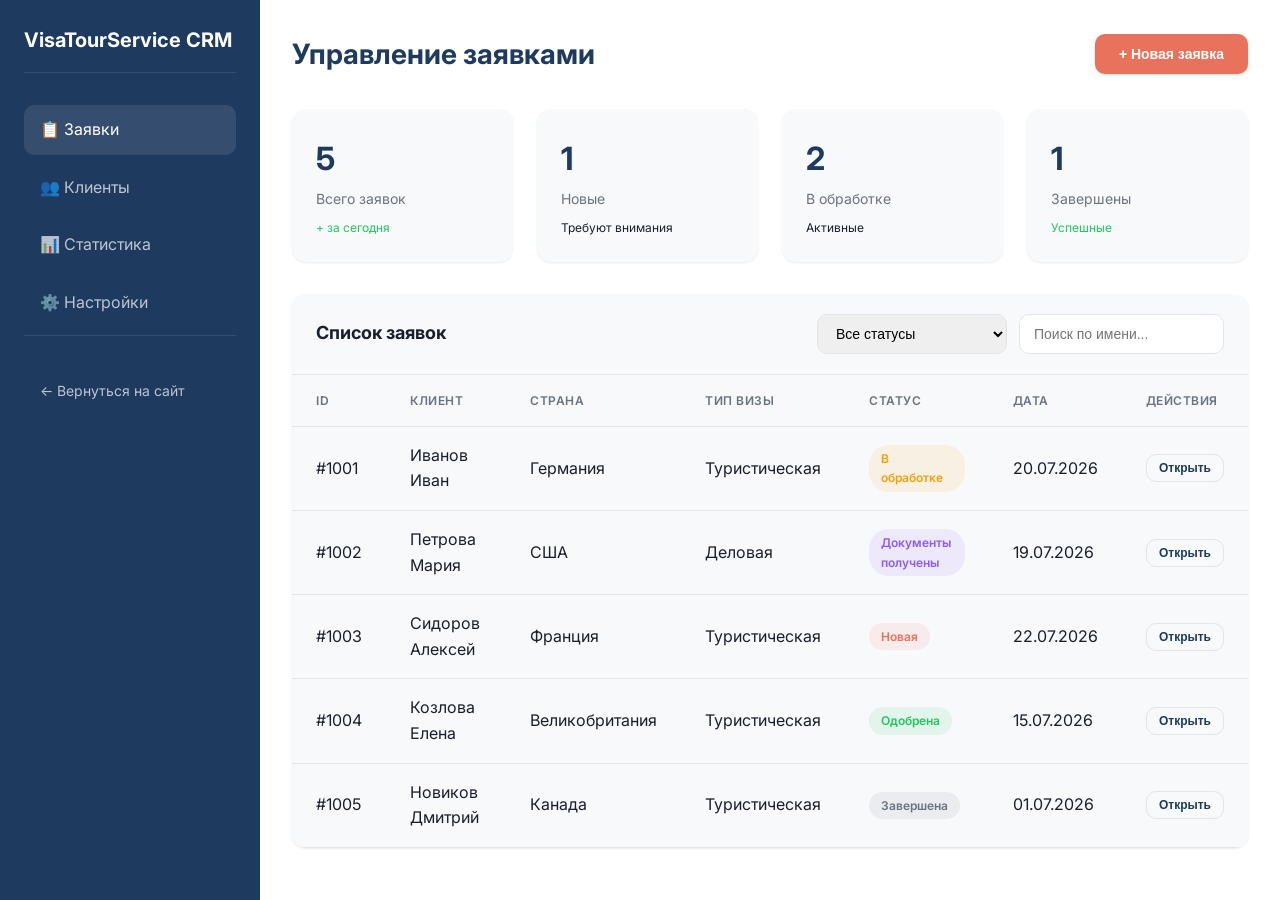
<file: admin/index.html>
<!DOCTYPE html>
<html lang="ru">
<head>
  <meta charset="UTF-8">
  <meta name="viewport" content="width=device-width, initial-scale=1.0">
  <title>CRM — VisaTourService Admin</title>
  <link rel="stylesheet" href="../css/style.css">
  <link href="https://fonts.googleapis.com/css2?family=Inter:wght@400;500;600;700;800&display=swap" rel="stylesheet">
</head>
<body>
  <div class="admin-layout">
    <aside class="admin-sidebar">
      <h2>VisaTourService CRM</h2>
      <nav>
        <ul class="sidebar-nav">
          <li><a href="#" class="active">📋 Заявки</a></li>
          <li><a href="#">👥 Клиенты</a></li>
          <li><a href="#">📊 Статистика</a></li>
          <li><a href="#">⚙️ Настройки</a></li>
        </ul>
      </nav>
      <div style="margin-top: auto; padding-top: 32px; border-top: 1px solid rgba(255,255,255,0.1);">
        <a href="../index.html" class="sidebar-nav" style="display: block; padding: 12px 16px; color: rgba(255,255,255,0.7); text-decoration: none; font-size: 14px;">← Вернуться на сайт</a>
      </div>
    </aside>

    <main class="admin-main">
      <div class="admin-header">
        <h1>Управление заявками</h1>
        <button class="btn btn-primary" onclick="openNewApplication()">+ Новая заявка</button>
      </div>

      <div class="stats-grid">
        <div class="stat-card">
          <div class="stat-value" id="stat-total">0</div>
          <div class="stat-label">Всего заявок</div>
          <div class="stat-change positive">+ за сегодня</div>
        </div>
        <div class="stat-card">
          <div class="stat-value" id="stat-new">0</div>
          <div class="stat-label">Новые</div>
          <div class="stat-change">Требуют внимания</div>
        </div>
        <div class="stat-card">
          <div class="stat-value" id="stat-processing">0</div>
          <div class="stat-label">В обработке</div>
          <div class="stat-change">Активные</div>
        </div>
        <div class="stat-card">
          <div class="stat-value" id="stat-completed">0</div>
          <div class="stat-label">Завершены</div>
          <div class="stat-change positive">Успешные</div>
        </div>
      </div>

      <div class="table-container">
        <div class="table-header">
          <h2>Список заявок</h2>
          <div class="table-filters">
            <select id="filter-status" onchange="filterApplications()">
              <option value="all">Все статусы</option>
              <option value="new">Новые</option>
              <option value="processing">В обработке</option>
              <option value="documents">Документы получены</option>
              <option value="submitted">Подана</option>
              <option value="approved">Одобрена</option>
              <option value="completed">Завершена</option>
              <option value="rejected">Отклонена</option>
            </select>
            <input type="text" id="filter-search" placeholder="Поиск по имени..." oninput="filterApplications()">
          </div>
        </div>

        <table>
          <thead>
            <tr>
              <th>ID</th>
              <th>Клиент</th>
              <th>Страна</th>
              <th>Тип визы</th>
              <th>Статус</th>
              <th>Дата</th>
              <th>Действия</th>
            </tr>
          </thead>
          <tbody id="applications-table">
          </tbody>
        </table>

        <div id="empty-state" style="text-align: center; padding: 48px; display: none;">
          <p style="color: var(--text-secondary);">Нет заявок. <a href="../apply.html">Создайте первую заявку</a></p>
        </div>
      </div>
    </main>
  </div>

  <div class="modal" id="application-modal">
    <div class="modal-content" style="max-width: 700px;">
      <div class="modal-header">
        <h2>Заявка #<span id="modal-app-id"></span></h2>
        <button class="modal-close" onclick="closeModal()">&times;</button>
      </div>

      <div class="app-detail">
        <div>
          <div class="app-card">
            <h3>Данные клиента</h3>
            <div class="app-field">
              <div class="label">ФИО</div>
              <div class="value" id="modal-fullname"></div>
            </div>
            <div class="app-field">
              <div class="label">Телефон</div>
              <div class="value" id="modal-phone"></div>
            </div>
            <div class="app-field">
              <div class="label">Email</div>
              <div class="value" id="modal-email"></div>
            </div>
            <div class="app-field">
              <div class="label">Загранпаспорт</div>
              <div class="value" id="modal-passport"></div>
            </div>
          </div>

          <div class="app-card" style="margin-top: 16px;">
            <h3>Информация о поездке</h3>
            <div class="app-field">
              <div class="label">Страна</div>
              <div class="value" id="modal-country"></div>
            </div>
            <div class="app-field">
              <div class="label">Тип визы</div>
              <div class="value" id="modal-visa-type"></div>
            </div>
            <div class="app-field">
              <div class="label">Дата поездки</div>
              <div class="value" id="modal-travel-date"></div>
            </div>
            <div class="app-field">
              <div class="label">Комментарий</div>
              <div class="value" id="modal-comments" style="white-space: pre-wrap;"></div>
            </div>
          </div>
        </div>

        <div>
          <div class="app-card">
            <h3>Статус заявки</h3>
            <select id="modal-status" class="form-group" style="width: 100%; padding: 10px; border-radius: var(--radius); border: 1px solid var(--border);" onchange="updateStatus()">
              <option value="new">Новая</option>
              <option value="processing">В обработке</option>
              <option value="documents">Документы получены</option>
              <option value="submitted">Подана в консульство</option>
              <option value="approved">Одобрена</option>
              <option value="completed">Завершена</option>
              <option value="rejected">Отклонена</option>
            </select>
          </div>

          <div class="app-card" style="margin-top: 16px;">
            <h3>История</h3>
            <div class="timeline" id="modal-timeline">
            </div>
          </div>

          <div class="app-card" style="margin-top: 16px;">
            <h3>Заметки менеджера</h3>
            <textarea class="notes-area" id="modal-notes" placeholder="Добавьте заметку..."></textarea>
            <button class="btn btn-primary" style="margin-top: 12px; width: 100%; justify-content: center;" onclick="saveNotes()">Сохранить заметки</button>
          </div>
        </div>
      </div>
    </div>
  </div>

  <script src="../js/admin.js"></script>
</body>
</html>
</file>
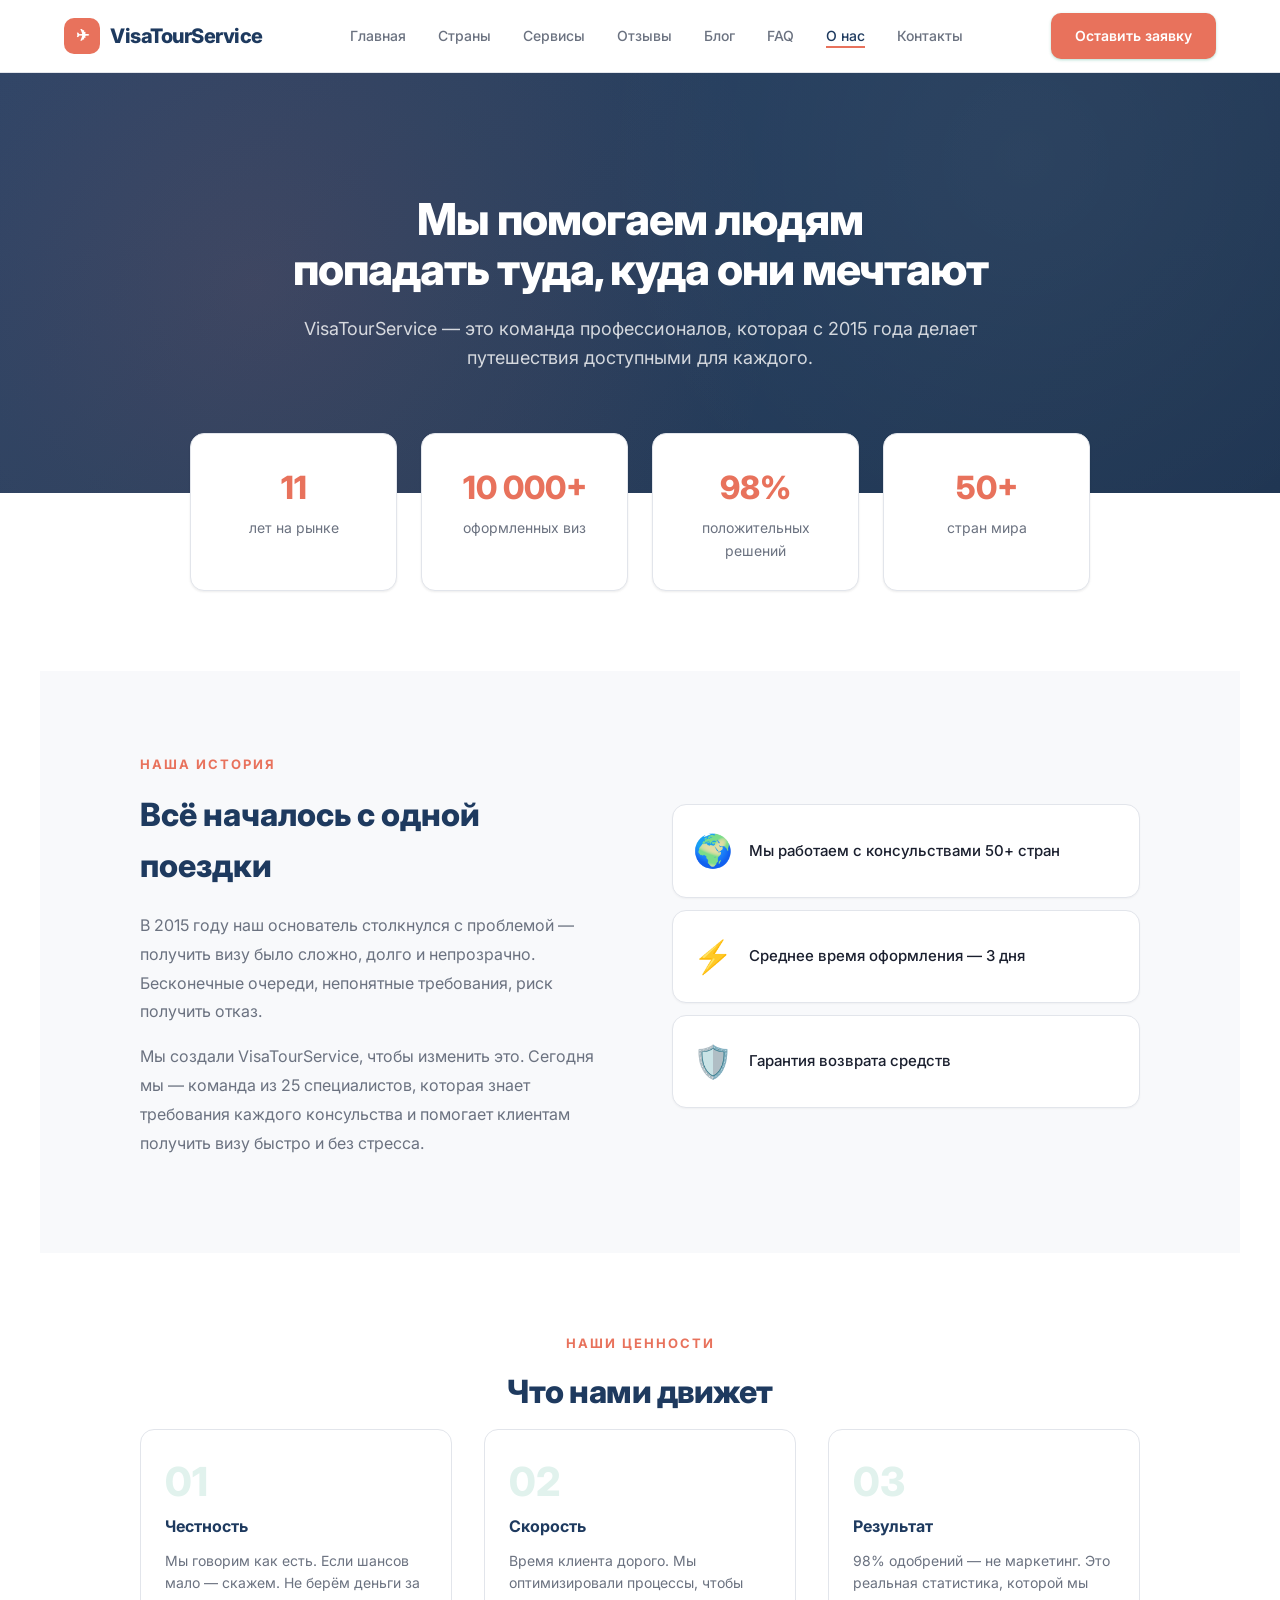
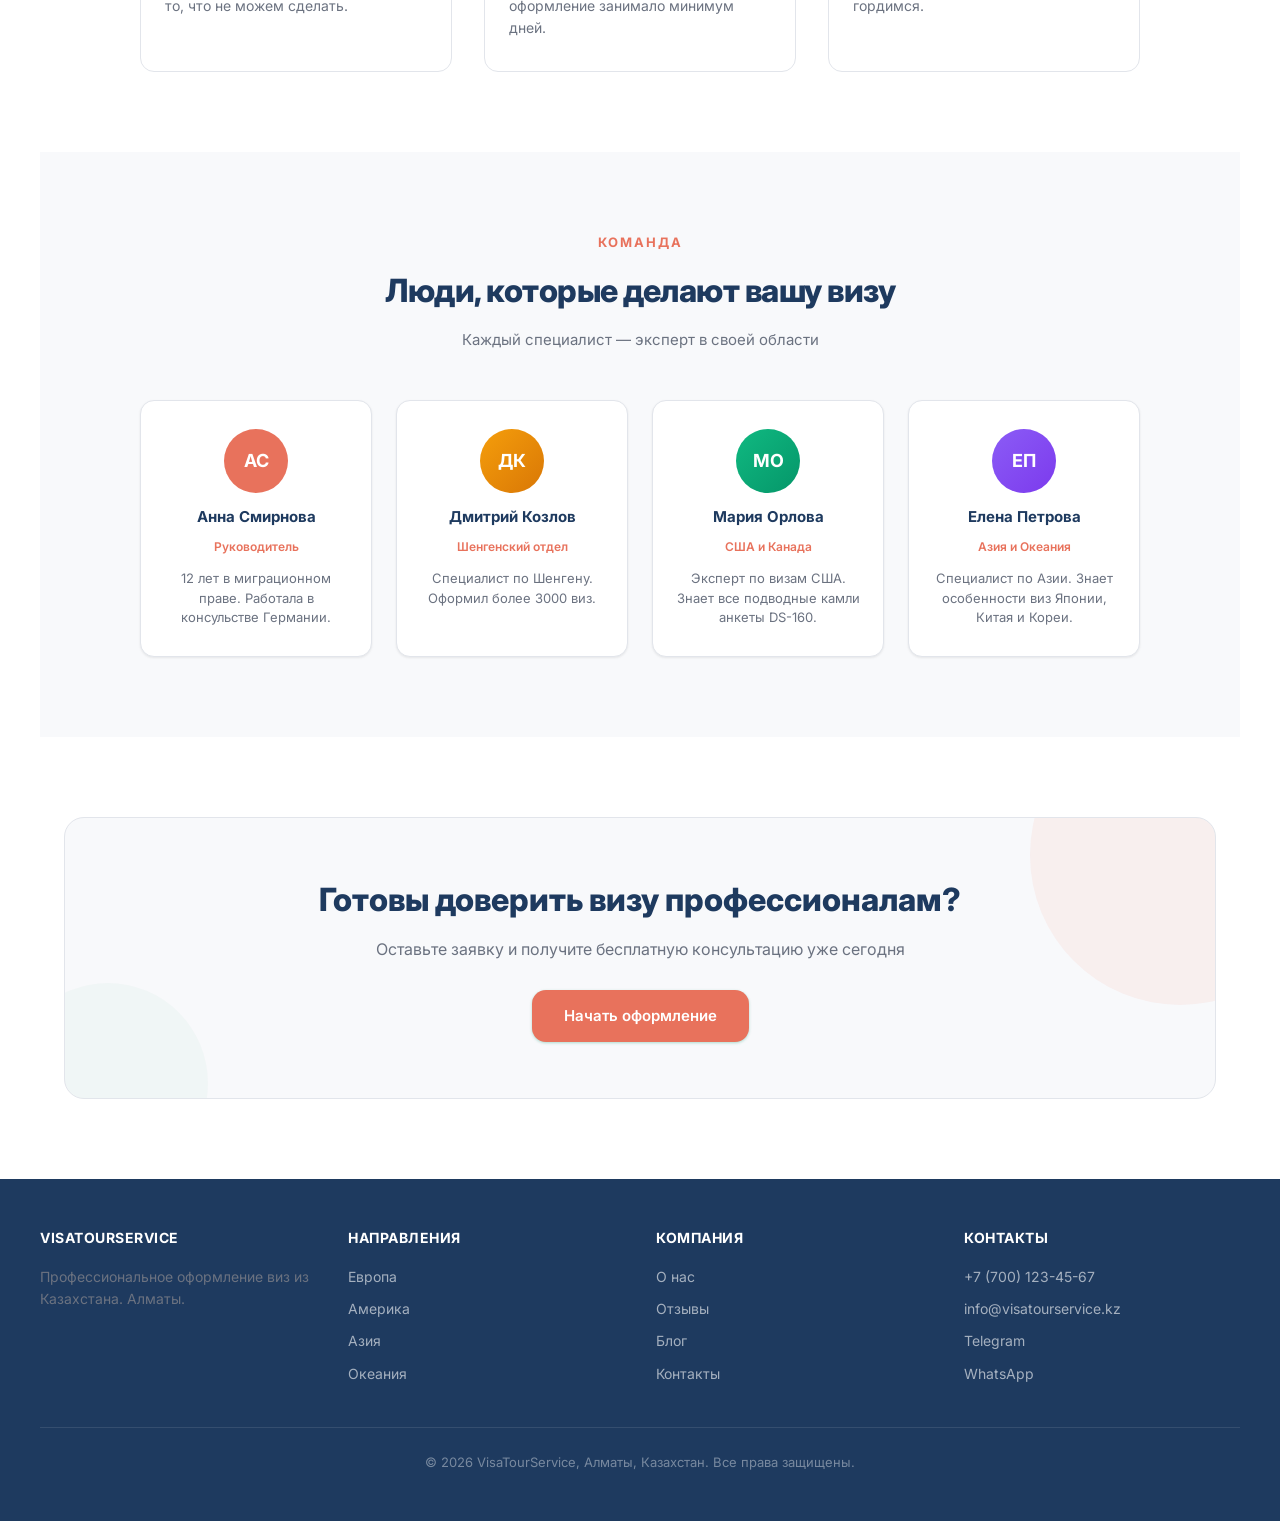
<file: about.html>
<!DOCTYPE html>
<html lang="ru">
<head>
  <meta charset="UTF-8">
  <meta name="viewport" content="width=device-width, initial-scale=1.0">
  <title>О нас — VisaTourService</title>
  <link rel="stylesheet" href="css/style.css">
  <link href="https://fonts.googleapis.com/css2?family=Inter:wght@400;500;600;700;800&display=swap" rel="stylesheet">
</head>
<body>
  <header class="header">
    <nav class="nav">
      <a href="index.html" class="logo">
        <span class="logo-icon">✈</span>
        VisaTourService
      </a>
      <ul class="nav-links">
        <li><a href="index.html">Главная</a></li>
        <li><a href="countries.html">Страны</a></li>
        <li><a href="tools.html">Сервисы</a></li>
        <li><a href="reviews.html">Отзывы</a></li>
        <li><a href="blog.html">Блог</a></li>
        <li><a href="faq.html">FAQ</a></li>
        <li><a href="about.html" class="active">О нас</a></li>
        <li><a href="contact.html">Контакты</a></li>
      </ul>
      <a href="apply.html" class="btn btn-primary">Оставить заявку</a>
    </nav>
  </header>

  <main>
    <!-- HERO -->
    <section class="about-hero">
      <div class="about-hero-bg"></div>
      <div class="about-hero-content fade-in">
        <h1>Мы помогаем людям<br>попадать туда, куда они мечтают</h1>
        <p>VisaTourService — это команда профессионалов, которая с 2015 года делает путешествия доступными для каждого.</p>
      </div>
    </section>

    <!-- ЦИФРЫ -->
    <section class="section" style="padding-top: 0;">
      <div class="about-stats fade-in">
        <div class="about-stat-item">
          <div class="about-stat-num">11</div>
          <div class="about-stat-label">лет на рынке</div>
        </div>
        <div class="about-stat-item">
          <div class="about-stat-num">10 000+</div>
          <div class="about-stat-label">оформленных виз</div>
        </div>
        <div class="about-stat-item">
          <div class="about-stat-num">98%</div>
          <div class="about-stat-label">положительных решений</div>
        </div>
        <div class="about-stat-item">
          <div class="about-stat-num">50+</div>
          <div class="about-stat-label">стран мира</div>
        </div>
      </div>
    </section>

    <!-- ИСТОРИЯ -->
    <section class="section" style="background: var(--surface);">
      <div class="about-story">
        <div class="about-story-text fade-in">
          <span class="about-label">Наша история</span>
          <h2>Всё началось с одной поездки</h2>
          <p>В 2015 году наш основатель столкнулся с проблемой — получить визу было сложно, долго и непрозрачно. Бесконечные очереди, непонятные требования, риск получить отказ.</p>
          <p>Мы создали VisaTourService, чтобы изменить это. Сегодня мы — команда из 25 специалистов, которая знает требования каждого консульства и помогает клиентам получить визу быстро и без стресса.</p>
        </div>
        <div class="about-story-visual fade-in">
          <div class="about-visual-card">
            <div class="about-visual-icon">🌍</div>
            <div class="about-visual-text">Мы работаем с консульствами 50+ стран</div>
          </div>
          <div class="about-visual-card">
            <div class="about-visual-icon">⚡</div>
            <div class="about-visual-text">Среднее время оформления — 3 дня</div>
          </div>
          <div class="about-visual-card">
            <div class="about-visual-icon">🛡️</div>
            <div class="about-visual-text">Гарантия возврата средств</div>
          </div>
        </div>
      </div>
    </section>

    <!-- ЦЕННОСТИ -->
    <section class="section">
      <span class="about-label" style="display: block; text-align: center; margin-bottom: 12px;">Наши ценности</span>
      <h2 class="section-title">Что нами движет</h2>
      <div class="about-values">
        <div class="about-value-card fade-in">
          <div class="about-value-num">01</div>
          <h3>Честность</h3>
          <p>Мы говорим как есть. Если шансов мало — скажем. Не берём деньги за то, что не можем сделать.</p>
        </div>
        <div class="about-value-card fade-in">
          <div class="about-value-num">02</div>
          <h3>Скорость</h3>
          <p>Время клиента дорого. Мы оптимизировали процессы, чтобы оформление занимало минимум дней.</p>
        </div>
        <div class="about-value-card fade-in">
          <div class="about-value-num">03</div>
          <h3>Результат</h3>
          <p>98% одобрений — не маркетинг. Это реальная статистика, которой мы гордимся.</p>
        </div>
      </div>
    </section>

    <!-- КОМАНДА -->
    <section class="section" style="background: var(--surface);">
      <span class="about-label" style="display: block; text-align: center; margin-bottom: 12px;">Команда</span>
      <h2 class="section-title">Люди, которые делают вашу визу</h2>
      <p class="section-subtitle">Каждый специалист — эксперт в своей области</p>
      <div class="about-team">
        <div class="about-team-card fade-in">
          <div class="about-team-avatar">АС</div>
          <h3>Анна Смирнова</h3>
          <span>Руководитель</span>
          <p>12 лет в миграционном праве. Работала в консульстве Германии.</p>
        </div>
        <div class="about-team-card fade-in">
          <div class="about-team-avatar" style="background: linear-gradient(135deg, #F59E0B, #D97706);">ДК</div>
          <h3>Дмитрий Козлов</h3>
          <span>Шенгенский отдел</span>
          <p>Специалист по Шенгену. Оформил более 3000 виз.</p>
        </div>
        <div class="about-team-card fade-in">
          <div class="about-team-avatar" style="background: linear-gradient(135deg, #10B981, #059669);">МО</div>
          <h3>Мария Орлова</h3>
          <span>США и Канада</span>
          <p>Эксперт по визам США. Знает все подводные камли анкеты DS-160.</p>
        </div>
        <div class="about-team-card fade-in">
          <div class="about-team-avatar" style="background: linear-gradient(135deg, #8B5CF6, #7C3AED);">ЕП</div>
          <h3>Елена Петрова</h3>
          <span>Азия и Океания</span>
          <p>Специалист по Азии. Знает особенности виз Японии, Китая и Кореи.</p>
        </div>
      </div>
    </section>

    <!-- CTA -->
    <section class="section cta-section">
      <div class="cta-card">
        <h2>Готовы доверить визу профессионалам?</h2>
        <p>Оставьте заявку и получите бесплатную консультацию уже сегодня</p>
        <a href="apply.html" class="btn btn-primary btn-large pulse-btn">Начать оформление</a>
      </div>
    </section>
  </main>

  <footer class="footer">
    <div class="footer-content">
      <div class="footer-section">
        <h4>VisaTourService</h4>
        <p style="color: var(--text-secondary); font-size: 14px;">Профессиональное оформление виз из Казахстана. Алматы.</p>
      </div>
      <div class="footer-section">
        <h4>Направления</h4>
        <a href="countries.html">Европа</a>
        <a href="countries.html">Америка</a>
        <a href="countries.html">Азия</a>
        <a href="countries.html">Океания</a>
      </div>
      <div class="footer-section">
        <h4>Компания</h4>
        <a href="about.html">О нас</a>
        <a href="reviews.html">Отзывы</a>
        <a href="#">Блог</a>
        <a href="#">Контакты</a>
      </div>
      <div class="footer-section">
        <h4>Контакты</h4>
        <a href="tel:+77001234567">+7 (700) 123-45-67</a>
        <a href="mailto:info@visatourservice.kz">info@visatourservice.kz</a>
        <a href="#">Telegram</a>
        <a href="#">WhatsApp</a>
      </div>
    </div>
    <div class="footer-bottom">
      © 2026 VisaTourService, Алматы, Казахстан. Все права защищены.
    </div>
  </footer>

  <script>
    const observer = new IntersectionObserver((entries) => {
      entries.forEach(entry => {
        if (entry.isIntersecting) entry.target.classList.add('visible');
      });
    }, { threshold: 0.1 });
    document.querySelectorAll('.fade-in').forEach(el => observer.observe(el));
  </script>
</body>
</html>
</file>
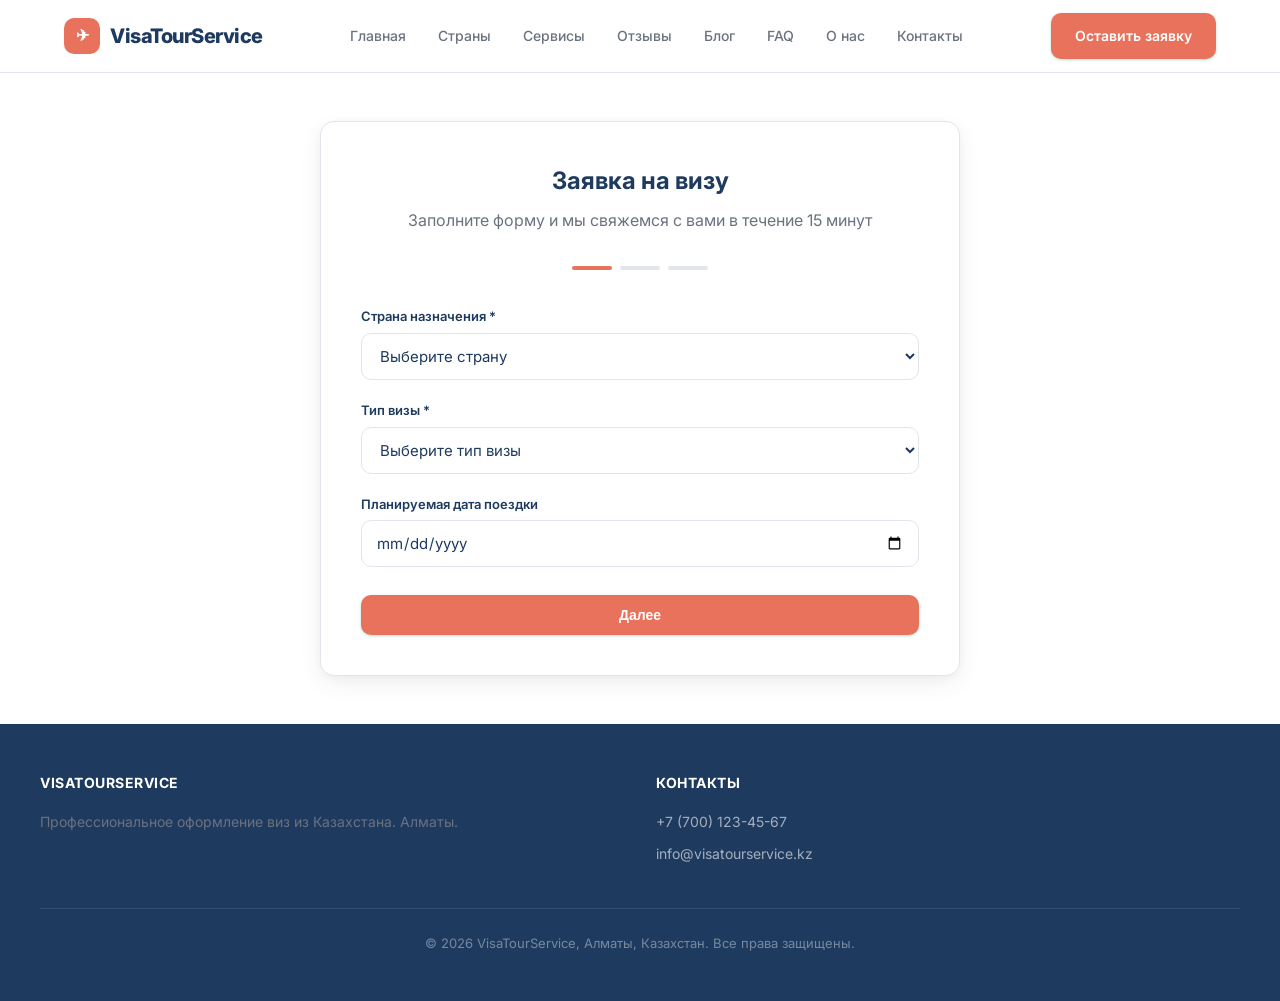
<file: apply.html>
<!DOCTYPE html>
<html lang="ru">
<head>
  <meta charset="UTF-8">
  <meta name="viewport" content="width=device-width, initial-scale=1.0">
  <title>Заявка — VisaTourService</title>
  <link rel="stylesheet" href="css/style.css">
  <link href="https://fonts.googleapis.com/css2?family=Inter:wght@400;500;600;700;800&display=swap" rel="stylesheet">
</head>
<body>
  <header class="header">
    <nav class="nav">
      <a href="index.html" class="logo">
        <span class="logo-icon">✈</span>
        VisaTourService
      </a>
      <ul class="nav-links">
        <li><a href="index.html">Главная</a></li>
        <li><a href="countries.html">Страны</a></li>
        <li><a href="tools.html">Сервисы</a></li>
        <li><a href="reviews.html">Отзывы</a></li>
        <li><a href="blog.html">Блог</a></li>
        <li><a href="faq.html">FAQ</a></li>
        <li><a href="about.html">О нас</a></li>
        <li><a href="contact.html">Контакты</a></li>
      </ul>
      <a href="apply.html" class="btn btn-primary">Оставить заявку</a>
    </nav>
  </header>

  <main style="padding: 48px 24px;">
    <div class="form-container" style="animation: fadeInUp 0.6s ease;">
      <h2 style="text-align: center; margin-bottom: 8px; color: var(--primary);">Заявка на визу</h2>
      <p style="text-align: center; color: var(--text-secondary); margin-bottom: 32px;">Заполните форму и мы свяжемся с вами в течение 15 минут</p>

      <div class="form-steps">
        <div class="form-step active" data-step="1"></div>
        <div class="form-step" data-step="2"></div>
        <div class="form-step" data-step="3"></div>
      </div>

      <form id="visa-form">
        <div class="form-step-content" data-step="1">
          <div class="form-group">
            <label for="country">Страна назначения *</label>
            <select id="country" name="country" required>
              <option value="">Выберите страну</option>
              <option value="germany">Германия</option>
              <option value="france">Франция</option>
              <option value="italy">Италия</option>
              <option value="spain">Испания</option>
              <option value="uk">Великобритания</option>
              <option value="portugal">Португалия</option>
              <option value="greece">Греция</option>
              <option value="croatia">Хорватия</option>
              <option value="czech">Чехия</option>
              <option value="netherlands">Нидерланды</option>
              <option value="usa">США</option>
              <option value="canada">Канада</option>
              <option value="mexico">Мексика</option>
              <option value="brazil">Бразилия</option>
              <option value="argentina">Аргентина</option>
              <option value="japan">Япония</option>
              <option value="china">Китай</option>
              <option value="south-korea">Южная Корея</option>
              <option value="thailand">Таиланд</option>
              <option value="uae">ОАЭ</option>
              <option value="vietnam">Вьетнам</option>
              <option value="indonesia">Индонезия</option>
              <option value="turkey">Турция</option>
              <option value="australia">Австралия</option>
              <option value="new-zealand">Новая Зеландия</option>
            </select>
          </div>

          <div class="form-group">
            <label for="visa-type">Тип визы *</label>
            <select id="visa-type" name="visa-type" required>
              <option value="">Выберите тип визы</option>
              <option value="tourist">Туристическая</option>
              <option value="business">Деловая</option>
              <option value="transit">Транзитная</option>
              <option value="student">Учебная</option>
            </select>
          </div>

          <div class="form-group">
            <label for="travel-date">Планируемая дата поездки</label>
            <input type="date" id="travel-date" name="travel-date">
          </div>

          <div class="form-actions">
            <button type="button" class="btn btn-primary" onclick="nextStep(2)">Далее</button>
          </div>
        </div>

        <div class="form-step-content" data-step="2" style="display: none;">
          <div class="form-row">
            <div class="form-group">
              <label for="last-name">Фамилия *</label>
              <input type="text" id="last-name" name="last-name" placeholder="Иванов" required>
            </div>
            <div class="form-group">
              <label for="first-name">Имя *</label>
              <input type="text" id="first-name" name="first-name" placeholder="Иван" required>
            </div>
          </div>

          <div class="form-row">
            <div class="form-group">
              <label for="middle-name">Отчество</label>
              <input type="text" id="middle-name" name="middle-name" placeholder="Иванович">
            </div>
            <div class="form-group">
              <label for="birth-date">Дата рождения *</label>
              <input type="date" id="birth-date" name="birth-date" required>
            </div>
          </div>

          <div class="form-row">
            <div class="form-group">
              <label for="phone">Телефон *</label>
              <input type="tel" id="phone" name="phone" placeholder="+7 (999) 123-45-67" required>
            </div>
            <div class="form-group">
              <label for="email">Email *</label>
              <input type="email" id="email" name="email" placeholder="email@example.com" required>
            </div>
          </div>

          <div class="form-group">
            <label for="passport">Номер загранпаспорта *</label>
            <input type="text" id="passport" name="passport" placeholder="12 3456789" required>
          </div>

          <div class="form-actions">
            <button type="button" class="btn btn-secondary" onclick="prevStep(1)">Назад</button>
            <button type="button" class="btn btn-primary" onclick="nextStep(3)">Далее</button>
          </div>
        </div>

        <div class="form-step-content" data-step="3" style="display: none;">
          <div class="form-group">
            <label for="comments">Дополнительные пожелания</label>
            <textarea id="comments" name="comments" placeholder="Расскажите о вашей поездке, особых требованиях или задайте вопрос..."></textarea>
          </div>

          <div style="background: var(--bg); padding: 16px; border-radius: var(--radius); margin-bottom: 24px;">
            <p style="font-size: 14px; color: var(--text-secondary);">
              Нажимая «Отправить заявку», вы соглашаетесь с
              <a href="#" style="color: var(--accent);">политикой конфиденциальности</a>
              и даете согласие на обработку персональных данных.
            </p>
          </div>

          <div class="form-actions">
            <button type="button" class="btn btn-secondary" onclick="prevStep(2)">Назад</button>
            <button type="submit" class="btn btn-primary">Отправить заявку</button>
          </div>
        </div>
      </form>

      <div id="success-message" style="display: none; text-align: center; padding: 48px 24px;">
        <div style="font-size: 64px; margin-bottom: 16px; animation: float 2s ease-in-out infinite;">✓</div>
        <h2 style="color: var(--primary); margin-bottom: 12px;">Заявка отправлена!</h2>
        <p style="color: var(--text-secondary); margin-bottom: 24px;">Наш специалист свяжется с вами в течение 15 минут</p>
        <a href="index.html" class="btn btn-secondary">Вернуться на главную</a>
      </div>
    </div>
  </main>

  <footer class="footer">
    <div class="footer-content">
      <div class="footer-section">
        <h4>VisaTourService</h4>
        <p style="color: var(--text-secondary); font-size: 14px;">Профессиональное оформление виз из Казахстана. Алматы.</p>
      </div>
      <div class="footer-section">
        <h4>Контакты</h4>
        <a href="tel:+77001234567">+7 (700) 123-45-67</a>
        <a href="mailto:info@visatourservice.kz">info@visatourservice.kz</a>
      </div>
    </div>
    <div class="footer-bottom">
      © 2026 VisaTourService, Алматы, Казахстан. Все права защищены.
    </div>
  </footer>

  <script src="js/app.js"></script>
  <script>
    let currentStep = 1;

    function nextStep(step) {
      document.querySelector(`.form-step-content[data-step="${currentStep}"]`).style.display = 'none';
      document.querySelector(`.form-step-content[data-step="${step}"]`).style.display = 'block';
      document.querySelectorAll('.form-step').forEach((el, i) => {
        el.classList.remove('active', 'completed');
        if (i < step - 1) el.classList.add('completed');
        if (i === step - 1) el.classList.add('active');
      });
      currentStep = step;
    }

    function prevStep(step) {
      nextStep(step);
    }

    document.getElementById('visa-form').addEventListener('submit', (e) => {
      e.preventDefault();
      const formData = {
        id: Date.now(),
        country: document.getElementById('country').value,
        visaType: document.getElementById('visa-type').value,
        travelDate: document.getElementById('travel-date').value,
        lastName: document.getElementById('last-name').value,
        firstName: document.getElementById('first-name').value,
        middleName: document.getElementById('middle-name').value,
        birthDate: document.getElementById('birth-date').value,
        phone: document.getElementById('phone').value,
        email: document.getElementById('email').value,
        passport: document.getElementById('passport').value,
        comments: document.getElementById('comments').value,
        status: 'new',
        createdAt: new Date().toISOString()
      };
      const applications = JSON.parse(localStorage.getItem('visa-applications') || '[]');
      applications.push(formData);
      localStorage.setItem('visa-applications', JSON.stringify(applications));
      document.getElementById('visa-form').style.display = 'none';
      document.getElementById('success-message').style.display = 'block';
    });
  </script>
</body>
</html>
</file>
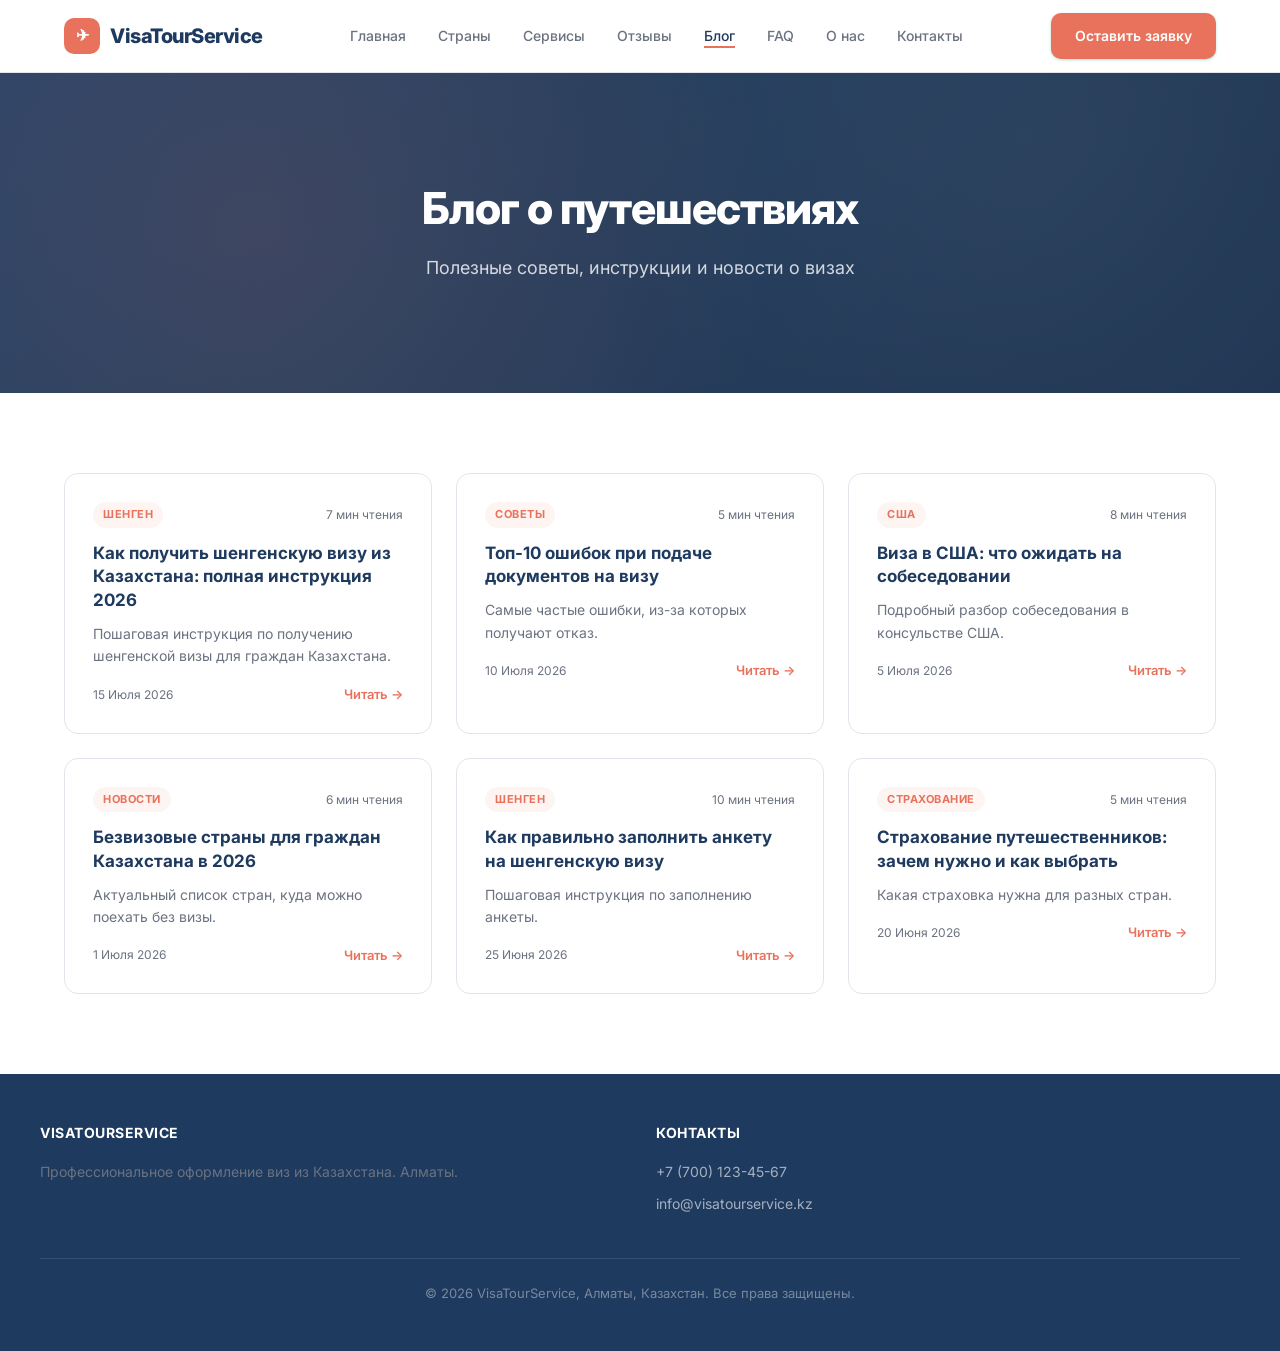
<file: blog.html>
<!DOCTYPE html>
<html lang="ru">
<head>
  <meta charset="UTF-8">
  <meta name="viewport" content="width=device-width, initial-scale=1.0">
  <title>Блог — VisaTourService</title>
  <link rel="stylesheet" href="css/style.css">
  <link href="https://fonts.googleapis.com/css2?family=Inter:wght@400;500;600;700;800&display=swap" rel="stylesheet">
</head>
<body>
  <header class="header">
    <nav class="nav">
      <a href="index.html" class="logo"><span class="logo-icon">✈</span>VisaTourService</a>
      <ul class="nav-links">
        <li><a href="index.html">Главная</a></li>
        <li><a href="countries.html">Страны</a></li>
        <li><a href="tools.html">Сервисы</a></li>
        <li><a href="reviews.html">Отзывы</a></li>
        <li><a href="blog.html" class="active">Блог</a></li>
        <li><a href="faq.html">FAQ</a></li>
        <li><a href="about.html">О нас</a></li>
        <li><a href="contact.html">Контакты</a></li>
      </ul>
      <a href="apply.html" class="btn btn-primary">Оставить заявку</a>
    </nav>
  </header>

  <main>
    <section class="about-hero" style="min-height: 320px;">
      <div class="about-hero-bg"></div>
      <div class="about-hero-content fade-in">
        <h1>Блог о путешествиях</h1>
        <p>Полезные советы, инструкции и новости о визах</p>
      </div>
    </section>

    <section class="section">
      <div class="blog-grid" id="blog-grid"></div>
    </section>
  </main>

  <footer class="footer">
    <div class="footer-content">
      <div class="footer-section">
        <h4>VisaTourService</h4>
        <p style="color: var(--text-secondary); font-size: 14px;">Профессиональное оформление виз из Казахстана. Алматы.</p>
      </div>
      <div class="footer-section">
        <h4>Контакты</h4>
        <a href="tel:+77001234567">+7 (700) 123-45-67</a>
        <a href="mailto:info@visatourservice.kz">info@visatourservice.kz</a>
      </div>
    </div>
    <div class="footer-bottom">© 2026 VisaTourService, Алматы, Казахстан. Все права защищены.</div>
  </footer>

  <script>
    const BLOG_DATA = [
      {
        title: "Как получить шенгенскую визу из Казахстана: полная инструкция 2026",
        date: "15 Июля 2026",
        category: "Шенген",
        preview: "Пошаговая инструкция по получению шенгенской визы для граждан Казахстана.",
        readTime: "7 мин",
        content: `<p>Получение шенгенской визы из Казахстана — процесс, который требует подготовки, но вполне реален. Вот пошаговая инструкция:</p>
        <h4>Шаг 1: Определитесь со страной</h4>
        <p>Подавайте в консульство той страны, где вы планируете провести больше всего времени. Если itinerary равномерный — подавайте в страну первого въезда.</p>
        <h4>Шаг 2: Соберите документы</h4>
        <ul><li>Загранпаспорт (действует от 3 месяцев после возвращения)</li><li>2 фото 3.5x4.5 на белом фоне</li><li>Справка с места работы с указанием должности и зарплаты</li><li>Выписка с банковского счёта за 3 месяца</li><li>Бронирование отеля и авиабилетов</li><li>Медицинская страховка на 30 000€</li></ul>
        <h4>Шаг 3: Заполните анкету</h4>
        <p>Анкета заполняется онлайн на сайте консульства или визового центра. Все данные должны совпадать с документами.</p>
        <h4>Шаг 4: Подайте документы</h4>
        <p>Лично или через визовый центр. Сдайте биометрию (отпечатки пальцев), если ещё не сдавали.</p>
        <h4>Шаг 5: Получите паспорт</h4>
        <p>Сроки рассмотрения — от 5 до 10 рабочих дней. Проверяйте статус на сайте визового центра.</p>`
      },
      {
        title: "Топ-10 ошибок при подаче документов на визу",
        date: "10 Июля 2026",
        category: "Советы",
        preview: "Самые частые ошибки, из-за которых получают отказ.",
        readTime: "5 мин",
        content: `<p>Даже опытные путешественники допускают ошибки при подаче документов. Вот самые частые:</p>
        <ol><li><strong>Неполный пакет документов</strong> — проверьте список для конкретной страны</li><li><strong>Несоответствие данных</strong> — в анкете и документах должны совпадать даты, имена, суммы</li><li><strong>Слабая связь с родиной</strong> — не показали работу, семью, имущество</li><li><strong>Недостаточно денег на счету</strong> — минимум 50-100€ на день пребывания</li><li><strong>Просроченный загранпаспорт</strong> — должен действовать 3+ месяцев после возвращения</li><li><strong>Неправильные фото</strong> — белый фон, без очков, актуальные (до 6 месяцев)</li><li><strong>Нет страховки</strong> — обязательна для шенгена</li><li><strong>Подача не в то консульство</strong> — основная страна пребывания</li><li><strong>Отсутствие бронирования</strong> — отель и билеты должны быть подтверждены</li><li><strong>Скрытие предыдущих отказов</strong> — честность критична</li></ol>`
      },
      {
        title: "Виза в США: что ожидать на собеседовании",
        date: "5 Июля 2026",
        category: "США",
        preview: "Подробный разбор собеседования в консульстве США.",
        readTime: "8 мин",
        content: `<p>Собеседование в консульстве США — ключевой этап. Вот что вас ждёт:</p>
        <h4>Подготовка</h4>
        <p>Заполните анкету DS-160 онлайн. Запишитесь на собеседование через сайт посольства. Оплатите консульский сбор ($185).</p>
        <h4>Что взять с собой</h4>
        <ul><li>Загранпаспорт</li><li>Подтверждение записи на собеседование</li><li>Фото 5x5</li><li>Все документы, подтверждающие связь с родиной</li><li>Выписки с банка, справки с работы</li></ul>
        <h4>Как проходит собеседование</h4>
        <p>Оно длится 3-5 минут. Консул задаст вопросы на английском или русском: цель поездки, планы, работа, семья. Отвечайте кратко и по делу.</p>
        <h4>Советы</h4>
        <ul><li>Будьте спокойны и уверены</li><li>Не заучивайте ответы — говорите естественно</li><li>Покажите, что у вас есть причины вернуться в Казахстан</li><li>Не ври — консул сразу замечает</li></ul>`
      },
      {
        title: "Безвизовые страны для граждан Казахстана в 2026",
        date: "1 Июля 2026",
        category: "Новости",
        preview: "Актуальный список стран, куда можно поехать без визы.",
        readTime: "6 мин",
        content: `<p>Граждане Казахстана могут посетить без визы более 70 стран. Вот основные:</p>
        <h4>Азия</h4>
        <ul><li>Таиланд — 30 дней</li><li>Малайзия — 30 дней</li><li>Южная Корея — 30 дней</li><li>Турция — 60 дней</li><li>ОАЭ — 30 дней</li><li>Вьетнам — 30 дней</li><li>Индонезия — 30 дней</li></ul>
        <h4>Европа</h4>
        <ul><li>Сербия — 30 дней</li><li>Черногория — 30 дней</li><li>Босния и Герцеговина — 90 дней</li></ul>
        <h4>Америка</h4>
        <ul><li>Бразилия — 90 дней</li><li>Аргентина — 30 дней</li><li>Чили — 90 дней</li></ul>
        <p>Список регулярно обновляйте на сайте МИД Казахстана.</p>`
      },
      {
        title: "Как правильно заполнить анкету на шенгенскую визу",
        date: "25 Июня 2026",
        category: "Шенген",
        preview: "Пошаговая инструкция по заполнению анкеты.",
        readTime: "10 мин",
        content: `<p>Анкета — один из самых важных документов. Ошибки в ней — частая причина отказов.</p>
        <h4>Общие правила</h4>
        <ul><li>Заполняйте онлайн на сайте консульства</li><li>Все данные — как в загранпаспорте</li><li>На языке консульства (обычно английский или русский)</li><li>Не оставляйте пустых полей — ставьте N/A</li></ul>
        <h4>Частые ошибки</h4>
        <ul><li>Несовпадение имени с загранпаспортом</li><li>Неправильные даты поездки</li><li>Отсутствие информации о работе</li><li>Неправильный адрес отеля</li></ul>
        <h4>Советы</h4>
        <p>Сохраняйте черновик. Перед отправкой проверьте все данные 2-3 раза. Распечатайте подтверждение.</p>`
      },
      {
        title: "Страхование путешественников: зачем нужно и как выбрать",
        date: "20 Июня 2026",
        category: "Страхование",
        preview: "Какая страховка нужна для разных стран.",
        readTime: "5 мин",
        content: `<p>Медицинская страховка — не просто формальность, а реальная защита вашего кошелька и здоровья.</p>
        <h4>Зачем нужна страховка</h4>
        <ul><li>Визит к врачу за рубежом может стоить сотни долларов</li><li>Госпитализация — тысячи долларов</li><li>Для шенгенской визы страховка обязательна (30 000€)</li><li>Без страховки могут не выплатить компенсацию при отмене поездки</li></ul>
        <h4>Как выбрать</h4>
        <ul><li>Минимальное покрытие — 30 000€ (для шенгена)</li><li>Для США/Канады — от 50 000$</li><li>Включите: экстренную помощь, госпитализацию, репатриацию</li><li>Для активного отдыха — доп. покрытие (спорт, горные лыжи)</li></ul>
        <h4>Где оформить</h4>
        <p>Онлайн за 5 минут. Мы рекомендуем надёжные компании с простым оформлением.</p>`
      }
    ];

    function renderBlog() {
      const grid = document.getElementById('blog-grid');
      grid.innerHTML = BLOG_DATA.map((post, i) => `
        <div class="blog-card fade-in">
          <div class="blog-card-header">
            <span class="blog-category">${post.category}</span>
            <span class="blog-read-time">${post.readTime} чтения</span>
          </div>
          <h3 class="blog-card-title">${post.title}</h3>
          <p class="blog-card-preview">${post.preview}</p>
          <div class="blog-card-footer">
            <span class="blog-date">${post.date}</span>
            <a href="javascript:void(0)" class="blog-link" onclick="openArticle(${i})">Читать →</a>
          </div>
        </div>
      `).join('');

      // Добавляем модальное окно
      document.body.insertAdjacentHTML('beforeend', '<div class="modal" id="blog-modal"><div class="modal-content" style="max-width: 700px;"><div class="modal-header"><h2 id="blog-modal-title"></h2><button class="modal-close" onclick="closeArticle()">×</button></div><div id="blog-modal-content"></div></div></div>');

      setTimeout(() => {
        document.querySelectorAll('.fade-in').forEach(el => el.classList.add('visible'));
      }, 100);
    }

    function openArticle(index) {
      const post = BLOG_DATA[index];
      document.getElementById('blog-modal-title').textContent = post.title;
      document.getElementById('blog-modal-content').innerHTML = post.content;
      document.getElementById('blog-modal').classList.add('active');
    }

    function closeArticle() {
      document.getElementById('blog-modal').classList.remove('active');
    }

    document.addEventListener('keydown', (e) => { if (e.key === 'Escape') closeArticle(); });

    renderBlog();
  </script>
</body>
</html>
</file>
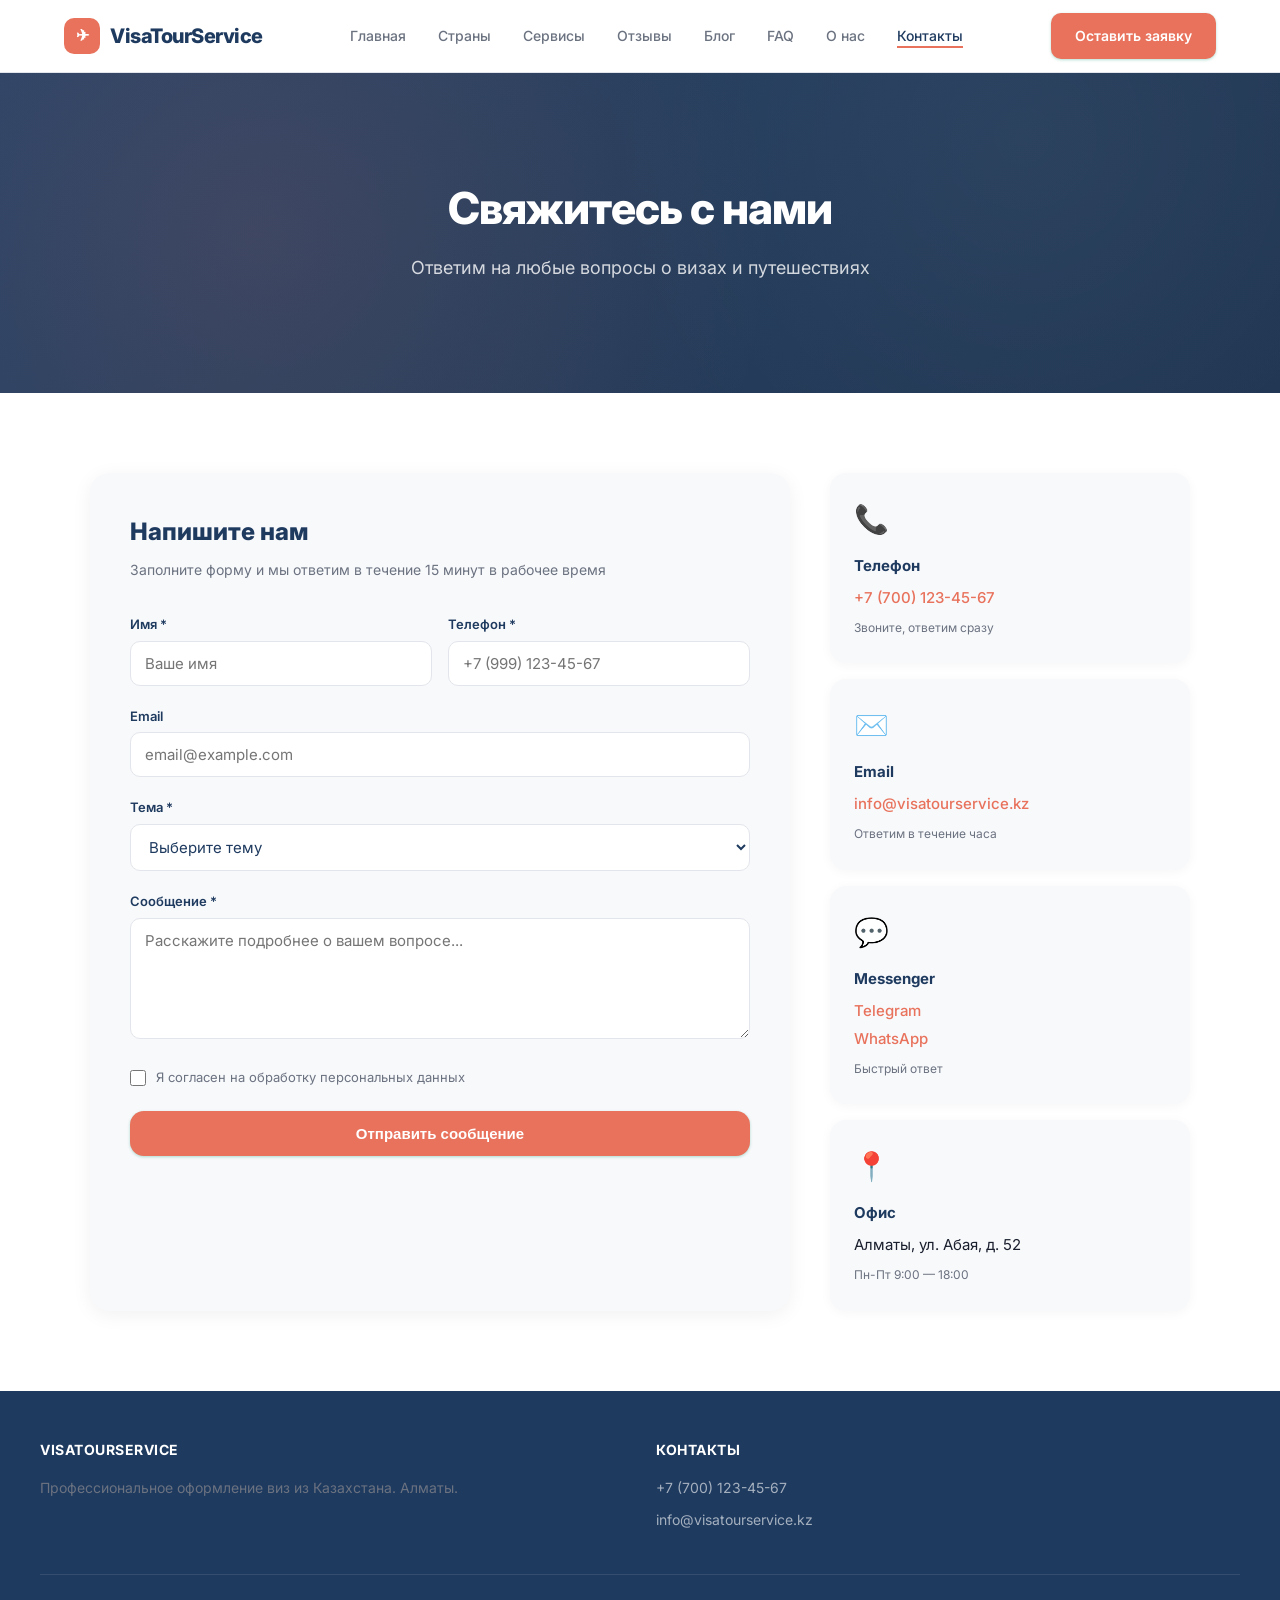
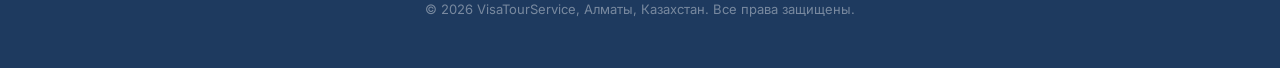
<file: contact.html>
<!DOCTYPE html>
<html lang="ru">
<head>
  <meta charset="UTF-8">
  <meta name="viewport" content="width=device-width, initial-scale=1.0">
  <title>Контакты — VisaTourService</title>
  <link rel="stylesheet" href="css/style.css">
  <link href="https://fonts.googleapis.com/css2?family=Inter:wght@400;500;600;700;800&display=swap" rel="stylesheet">
</head>
<body>
  <header class="header">
    <nav class="nav">
      <a href="index.html" class="logo">
        <span class="logo-icon">✈</span>
        VisaTourService
      </a>
      <ul class="nav-links">
        <li><a href="index.html">Главная</a></li>
        <li><a href="countries.html">Страны</a></li>
        <li><a href="tools.html">Сервисы</a></li>
        <li><a href="reviews.html">Отзывы</a></li>
        <li><a href="blog.html">Блог</a></li>
        <li><a href="faq.html">FAQ</a></li>
        <li><a href="about.html">О нас</a></li>
        <li><a href="contact.html" class="active">Контакты</a></li>
      </ul>
      <a href="apply.html" class="btn btn-primary">Оставить заявку</a>
    </nav>
  </header>

  <main>
    <section class="about-hero" style="min-height: 320px;">
      <div class="about-hero-bg"></div>
      <div class="about-hero-content fade-in">
        <h1>Свяжитесь с нами</h1>
        <p>Ответим на любые вопросы о визах и путешествиях</p>
      </div>
    </section>

    <section class="section">
      <div class="contact-layout">
        <!-- ФОРМА -->
        <div class="contact-form-wrap fade-in">
          <h2>Напишите нам</h2>
          <p class="contact-form-desc">Заполните форму и мы ответим в течение 15 минут в рабочее время</p>

          <form id="contact-form">
            <div class="form-row">
              <div class="form-group">
                <label for="name">Имя *</label>
                <input type="text" id="name" name="name" placeholder="Ваше имя" required>
              </div>
              <div class="form-group">
                <label for="phone">Телефон *</label>
                <input type="tel" id="phone" name="phone" placeholder="+7 (999) 123-45-67" required>
              </div>
            </div>

            <div class="form-group">
              <label for="email">Email</label>
              <input type="email" id="email" name="email" placeholder="email@example.com">
            </div>

            <div class="form-group">
              <label for="subject">Тема *</label>
              <select id="subject" name="subject" required>
                <option value="">Выберите тему</option>
                <option value="visa">Вопрос по визе</option>
                <option value="documents">Документы</option>
                <option value="price">Стоимость услуг</option>
                <option value="status">Статус заявки</option>
                <option value="complaint">Жалоба</option>
                <option value="other">Другое</option>
              </select>
            </div>

            <div class="form-group">
              <label for="message">Сообщение *</label>
              <textarea id="message" name="message" placeholder="Расскажите подробнее о вашем вопросе..." rows="5" required></textarea>
            </div>

            <div style="margin-bottom: 24px;">
              <label style="display: flex; align-items: flex-start; gap: 10px; cursor: pointer; font-size: 13px; color: var(--text-secondary);">
                <input type="checkbox" id="agree" required style="margin-top: 3px; width: 16px; height: 16px;">
                Я согласен на обработку персональных данных
              </label>
            </div>

            <button type="submit" class="btn btn-primary btn-large" style="width: 100%; justify-content: center;">Отправить сообщение</button>
          </form>

          <div id="contact-success" style="display: none; text-align: center; padding: 48px 24px;">
            <div style="font-size: 64px; margin-bottom: 16px; animation: float 2s ease-in-out infinite;">✓</div>
            <h2 style="color: var(--primary); margin-bottom: 12px;">Сообщение отправлено!</h2>
            <p style="color: var(--text-secondary); margin-bottom: 24px;">Мы свяжемся с вами в ближайшее время</p>
            <a href="index.html" class="btn btn-secondary">Вернуться на главную</a>
          </div>
        </div>

        <!-- ИНФО -->
        <div class="contact-info fade-in">
          <div class="contact-info-card">
            <div class="contact-info-icon">📞</div>
            <h3>Телефон</h3>
            <a href="tel:+77001234567">+7 (700) 123-45-67</a>
            <span>Звоните, ответим сразу</span>
          </div>

          <div class="contact-info-card">
            <div class="contact-info-icon">✉️</div>
            <h3>Email</h3>
            <a href="mailto:info@visatourservice.kz">info@visatourservice.kz</a>
            <span>Ответим в течение часа</span>
          </div>

          <div class="contact-info-card">
            <div class="contact-info-icon">💬</div>
            <h3>Messenger</h3>
            <a href="#">Telegram</a>
            <a href="#">WhatsApp</a>
            <span>Быстрый ответ</span>
          </div>

          <div class="contact-info-card">
            <div class="contact-info-icon">📍</div>
            <h3>Офис</h3>
            <p>Алматы, ул. Абая, д. 52</p>
            <span>Пн-Пт 9:00 — 18:00</span>
          </div>
        </div>
      </div>
    </section>
  </main>

  <footer class="footer">
    <div class="footer-content">
      <div class="footer-section">
        <h4>VisaTourService</h4>
        <p style="color: var(--text-secondary); font-size: 14px;">Профессиональное оформление виз из Казахстана. Алматы.</p>
      </div>
      <div class="footer-section">
        <h4>Контакты</h4>
        <a href="tel:+77001234567">+7 (700) 123-45-67</a>
        <a href="mailto:info@visatourservice.kz">info@visatourservice.kz</a>
      </div>
    </div>
    <div class="footer-bottom">
      © 2026 VisaTourService, Алматы, Казахстан. Все права защищены.
    </div>
  </footer>

  <script>
    document.getElementById('contact-form').addEventListener('submit', (e) => {
      e.preventDefault();

      const formData = {
        name: document.getElementById('name').value,
        phone: document.getElementById('phone').value,
        email: document.getElementById('email').value,
        subject: document.getElementById('subject').value,
        message: document.getElementById('message').value,
        createdAt: new Date().toISOString()
      };

      // Сохраняем в localStorage
      const messages = JSON.parse(localStorage.getItem('contact-messages') || '[]');
      messages.push(formData);
      localStorage.setItem('contact-messages', JSON.stringify(messages));

      document.getElementById('contact-form').style.display = 'none';
      document.getElementById('contact-success').style.display = 'block';
    });

    // Fade-in
    const observer = new IntersectionObserver((entries) => {
      entries.forEach(entry => {
        if (entry.isIntersecting) entry.target.classList.add('visible');
      });
    }, { threshold: 0.1 });
    document.querySelectorAll('.fade-in').forEach(el => observer.observe(el));
  </script>
</body>
</html>
</file>
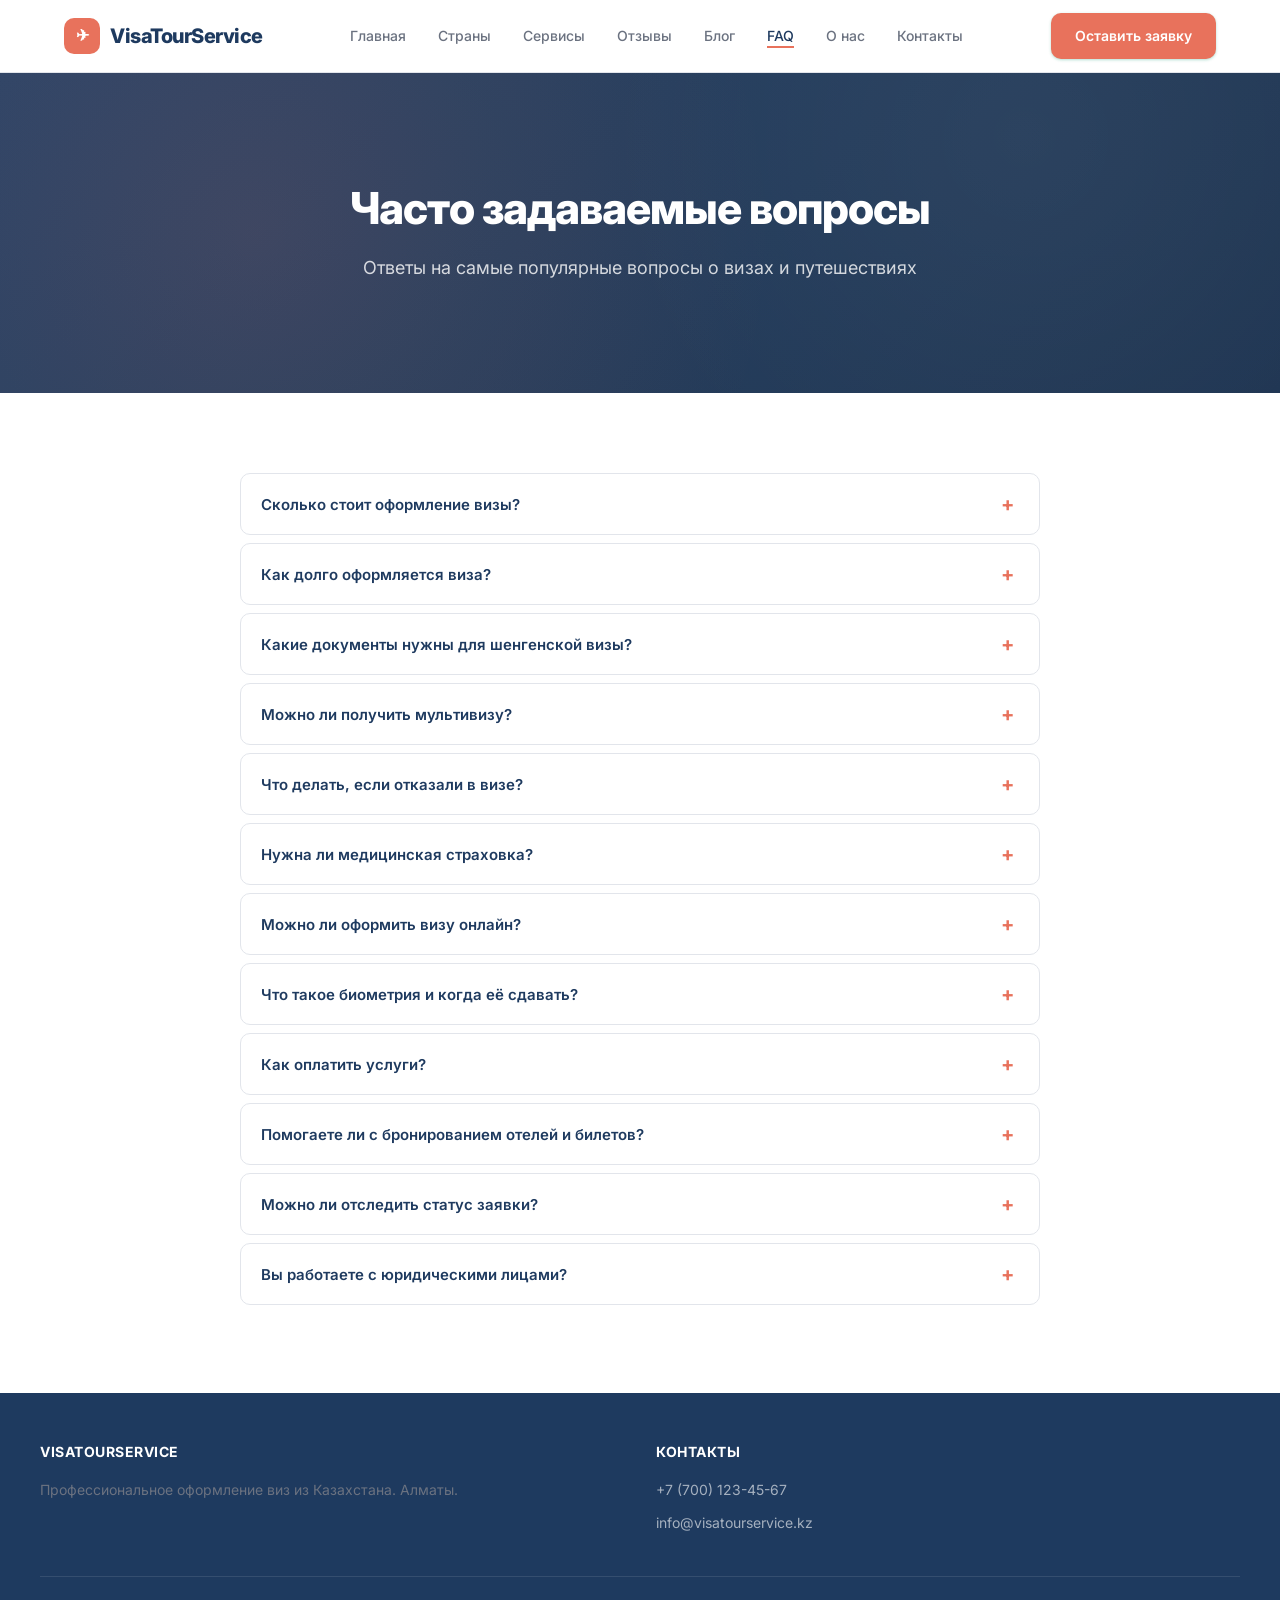
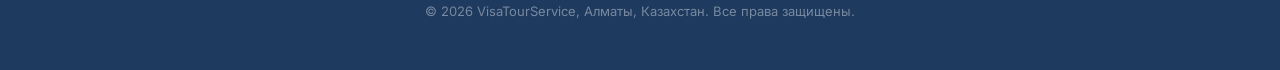
<file: faq.html>
<!DOCTYPE html>
<html lang="ru">
<head>
  <meta charset="UTF-8">
  <meta name="viewport" content="width=device-width, initial-scale=1.0">
  <title>FAQ — VisaTourService</title>
  <link rel="stylesheet" href="css/style.css">
  <link href="https://fonts.googleapis.com/css2?family=Inter:wght@400;500;600;700;800&display=swap" rel="stylesheet">
</head>
<body>
  <header class="header">
    <nav class="nav">
      <a href="index.html" class="logo"><span class="logo-icon">✈</span>VisaTourService</a>
      <ul class="nav-links">
        <li><a href="index.html">Главная</a></li>
        <li><a href="countries.html">Страны</a></li>
        <li><a href="tools.html">Сервисы</a></li>
        <li><a href="reviews.html">Отзывы</a></li>
        <li><a href="blog.html">Блог</a></li>
        <li><a href="faq.html" class="active">FAQ</a></li>
        <li><a href="about.html">О нас</a></li>
        <li><a href="contact.html">Контакты</a></li>
      </ul>
      <a href="apply.html" class="btn btn-primary">Оставить заявку</a>
    </nav>
  </header>

  <main>
    <section class="about-hero" style="min-height: 320px;">
      <div class="about-hero-bg"></div>
      <div class="about-hero-content fade-in">
        <h1>Часто задаваемые вопросы</h1>
        <p>Ответы на самые популярные вопросы о визах и путешествиях</p>
      </div>
    </section>

    <section class="section">
      <div class="faq-container" id="faq-list">
      </div>
    </section>
  </main>

  <footer class="footer">
    <div class="footer-content">
      <div class="footer-section">
        <h4>VisaTourService</h4>
        <p style="color: var(--text-secondary); font-size: 14px;">Профессиональное оформление виз из Казахстана. Алматы.</p>
      </div>
      <div class="footer-section">
        <h4>Контакты</h4>
        <a href="tel:+77001234567">+7 (700) 123-45-67</a>
        <a href="mailto:info@visatourservice.kz">info@visatourservice.kz</a>
      </div>
    </div>
    <div class="footer-bottom">© 2026 VisaTourService, Алматы, Казахстан. Все права защищены.</div>
  </footer>

  <script>
    const FAQ_DATA = [
      { q: "Сколько стоит оформление визы?", a: "Стоимость зависит от страны и типа визы. Шенген — от 8 500 ₽, США — от 15 000 ₽, Азия — от 4 000 ₽. Точную стоимость рассчитаем после бесплатной консультации." },
      { q: "Как долго оформляется виза?", a: "Шенген — 5-10 рабочих дней, США — 10-15 дней, Великобритания — 15-20 дней, Канада — 15-25 дней. Срочное оформление возможно за дополнительную плату." },
      { q: "Какие документы нужны для шенгенской визы?", a: "Загранпаспорт, 2 фото 3.5x4.5, справка с работы, выписка с банка за 3 месяца, бронирование отеля и билетов, медицинская страховка на 30 000€, анкета." },
      { q: "Можно ли получить мультивизу?", a: "Да! При наличии хорошей визовой истории выдаем мультивизы на 6 месяцев или 1 год. Для этого нужно предоставить дополнительные документы, подтверждающие связь с родиной." },
      { q: "Что делать, если отказали в визе?", a: "Не паникуйте! Проанализируем причину отказа, исправим ошибки и подадим повторно. Наша статистика показывает 98% успешных заявок." },
      { q: "Нужна ли медицинская страховка?", a: "Да, для шенгенских стран страховка обязательна — минимум 30 000€. Для других стран рекомендуем оформить. Мы поможем оформить полис." },
      { q: "Можно ли оформить визу онлайн?", a: "Для большинства стран мы работаем онлайн — вы присылаете документы, мы оформляем. Личный визит нужен только для сдачи биометрии (отпечатки пальцев)." },
      { q: "Что такое биометрия и когда её сдавать?", a: "Биометрия — это отпечатки пальцев и фото. Нужна для шенгенских виз, США, Канады и ряда других стран. Сдается один раз и действует 5 лет." },
      { q: "Как оплатить услуги?", a: "Принимаем наличные, карты, переводы. Оплата — после одобрения визы или поэтапно. Мы не берём предоплату до начала работы." },
      { q: "Помогаете ли с бронированием отелей и билетов?", a: "Да! Мы помогаем с бронированием отелей, авиабилетов, оформлением страховки и организацией трансфера. Полный сервис путешественника." },
      { q: "Можно ли отследить статус заявки?", a: "Да! На странице «Инструменты» есть трекер статуса. Вводите номер заявки и видите на каком этапе ваша виза." },
      { q: "Вы работаете с юридическими лицами?", a: "Да, мы работаем как с физическими, так и с юридическими лицами. Для компаний — корпоративные тарифы и персональный менеджер." }
    ];

    function renderFAQ() {
      const container = document.getElementById('faq-list');
      container.innerHTML = FAQ_DATA.map((item, i) => `
        <div class="faq-item fade-in">
          <button class="faq-question" onclick="toggleFAQ(${i})">
            <span>${item.q}</span>
            <span class="faq-icon" id="faq-icon-${i}">+</span>
          </button>
          <div class="faq-answer" id="faq-answer-${i}">
            <p>${item.a}</p>
          </div>
        </div>
      `).join('');

      const observer = new IntersectionObserver((entries) => {
        entries.forEach(entry => {
          if (entry.isIntersecting) entry.target.classList.add('visible');
        });
      }, { threshold: 0.1 });
      container.querySelectorAll('.fade-in').forEach(el => observer.observe(el));
      setTimeout(() => {
        document.querySelectorAll('.fade-in').forEach(el => el.classList.add('visible'));
      }, 100);
    }

    function toggleFAQ(index) {
      const answer = document.getElementById(`faq-answer-${index}`);
      const icon = document.getElementById(`faq-icon-${index}`);
      const isOpen = answer.classList.contains('open');

      document.querySelectorAll('.faq-answer').forEach(a => a.classList.remove('open'));
      document.querySelectorAll('.faq-icon').forEach(i => i.textContent = '+');

      if (!isOpen) {
        answer.classList.add('open');
        icon.textContent = '−';
      }
    }

    renderFAQ();
  </script>
</body>
</html>
</file>
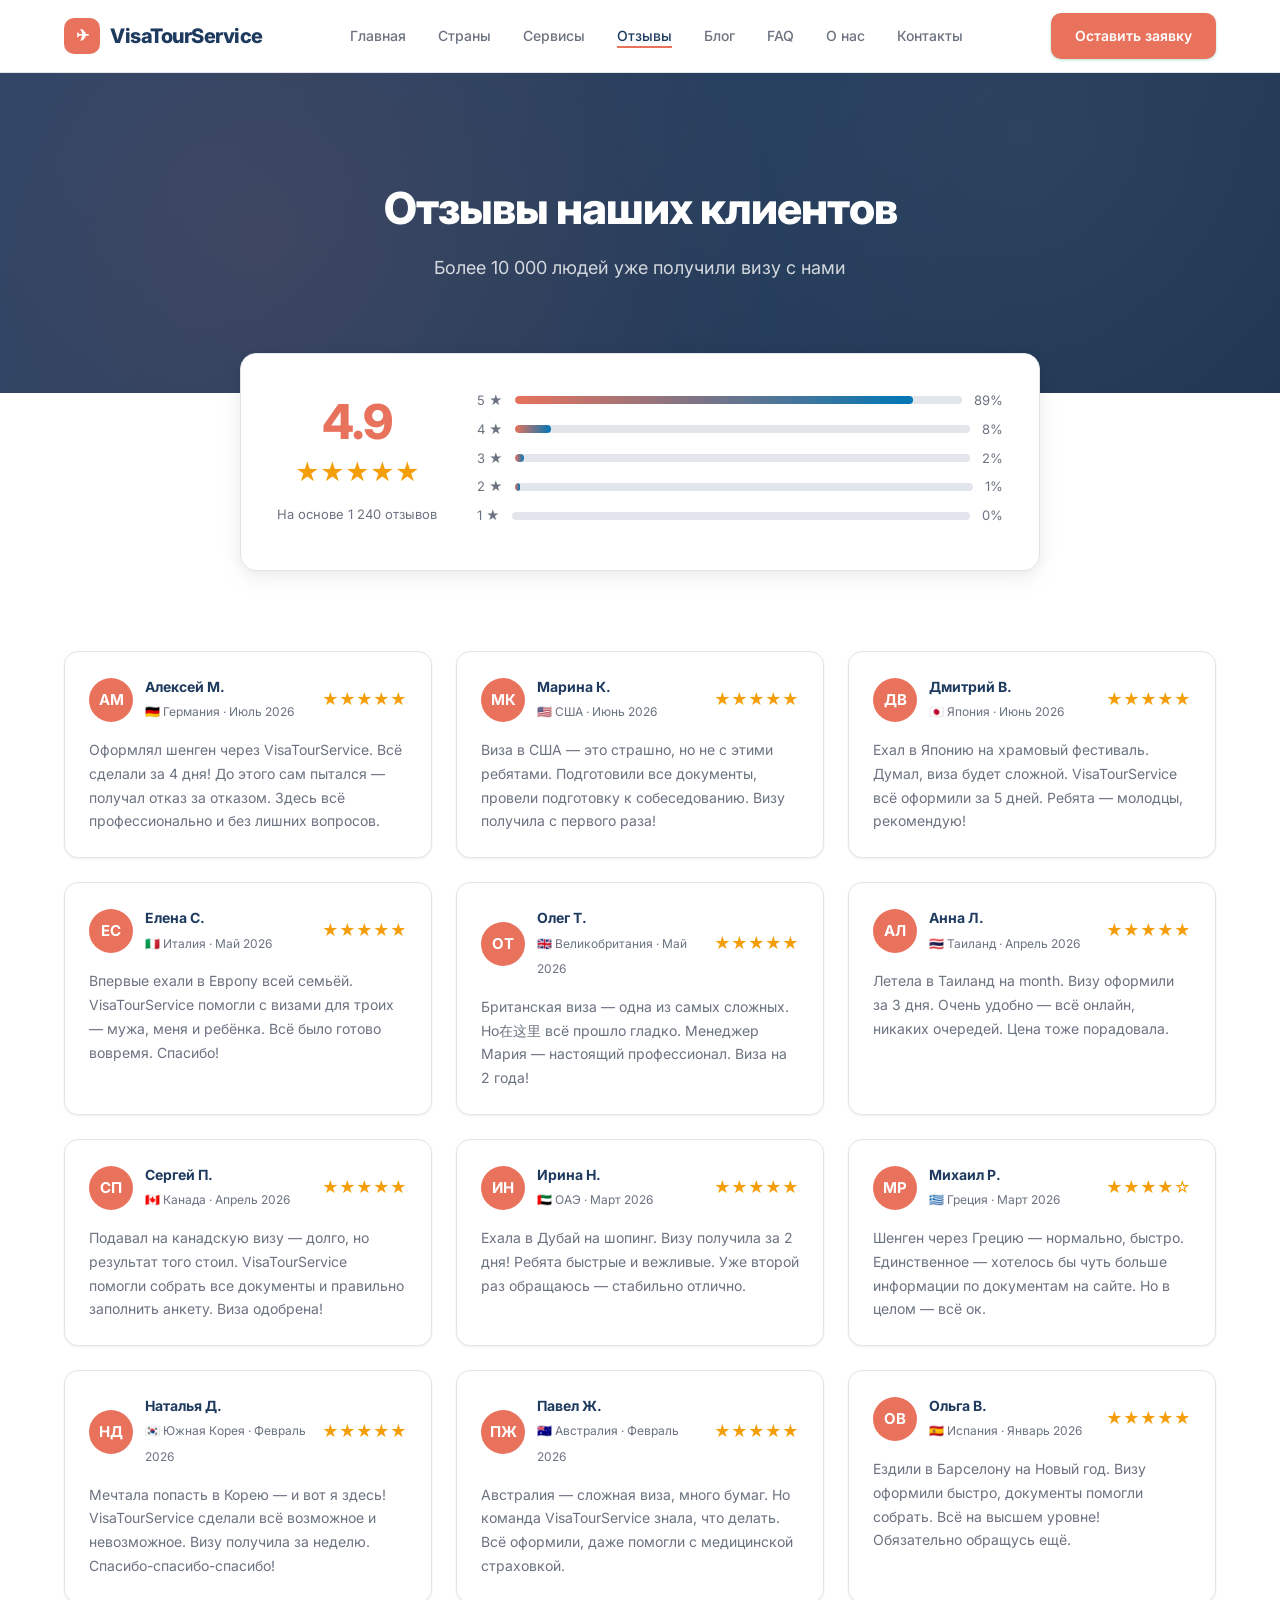
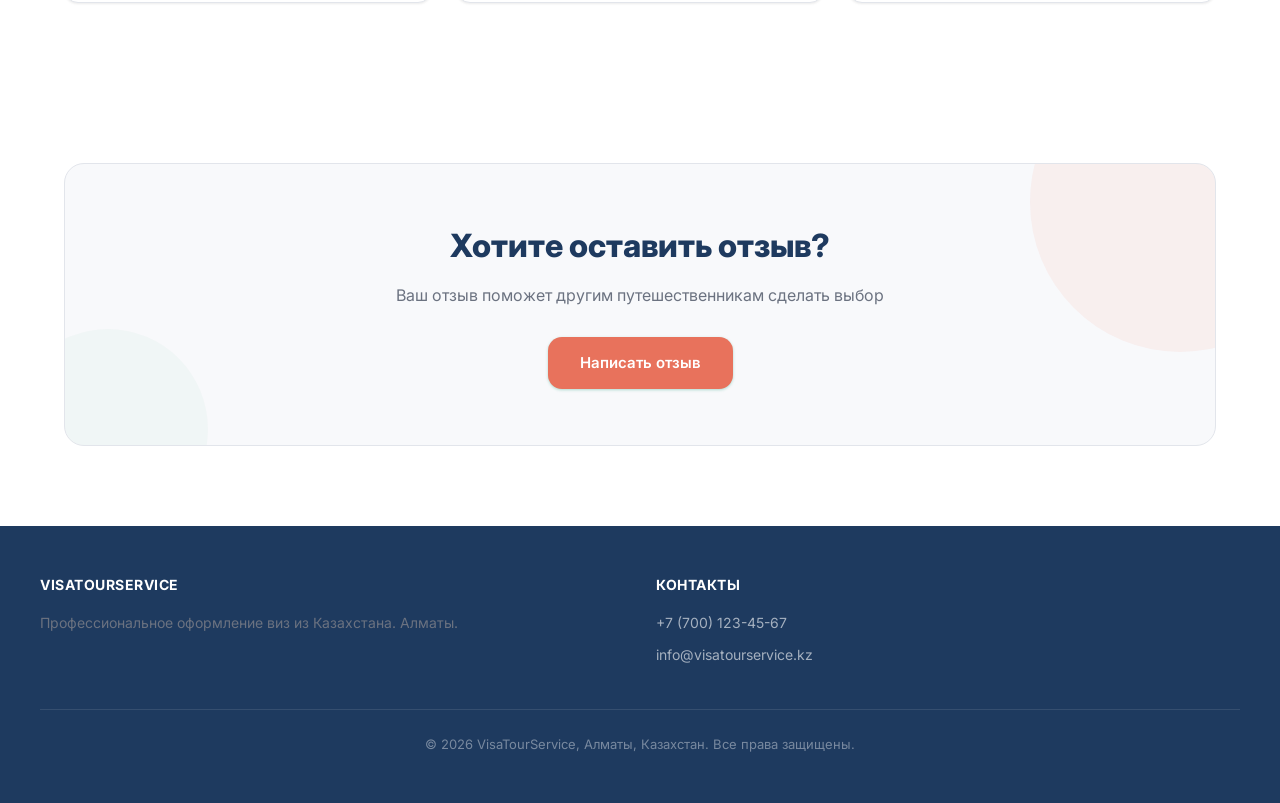
<file: reviews.html>
<!DOCTYPE html>
<html lang="ru">
<head>
  <meta charset="UTF-8">
  <meta name="viewport" content="width=device-width, initial-scale=1.0">
  <title>Отзывы — VisaTourService</title>
  <link rel="stylesheet" href="css/style.css">
  <link href="https://fonts.googleapis.com/css2?family=Inter:wght@400;500;600;700;800&display=swap" rel="stylesheet">
</head>
<body>
  <header class="header">
    <nav class="nav">
      <a href="index.html" class="logo">
        <span class="logo-icon">✈</span>
        VisaTourService
      </a>
      <ul class="nav-links">
        <li><a href="index.html">Главная</a></li>
        <li><a href="countries.html">Страны</a></li>
        <li><a href="tools.html">Сервисы</a></li>
        <li><a href="reviews.html" class="active">Отзывы</a></li>
        <li><a href="blog.html">Блог</a></li>
        <li><a href="faq.html">FAQ</a></li>
        <li><a href="about.html">О нас</a></li>
        <li><a href="contact.html">Контакты</a></li>
      </ul>
      <a href="apply.html" class="btn btn-primary">Оставить заявку</a>
    </nav>
  </header>

  <main>
    <section class="about-hero" style="min-height: 320px;">
      <div class="about-hero-bg"></div>
      <div class="about-hero-content fade-in">
        <h1>Отзывы наших клиентов</h1>
        <p>Более 10 000 людей уже получили визу с нами</p>
      </div>
    </section>

    <!-- РЕЙТИНГ -->
    <section class="section" style="padding-top: 0;">
      <div class="reviews-summary fade-in">
        <div class="reviews-score">
          <span class="reviews-score-num">4.9</span>
          <div class="reviews-score-stars">★★★★★</div>
          <span class="reviews-score-count">На основе 1 240 отзывов</span>
        </div>
        <div class="reviews-bars">
          <div class="reviews-bar-row">
            <span>5 ★</span>
            <div class="reviews-bar"><div class="reviews-bar-fill" style="width: 89%;"></div></div>
            <span>89%</span>
          </div>
          <div class="reviews-bar-row">
            <span>4 ★</span>
            <div class="reviews-bar"><div class="reviews-bar-fill" style="width: 8%;"></div></div>
            <span>8%</span>
          </div>
          <div class="reviews-bar-row">
            <span>3 ★</span>
            <div class="reviews-bar"><div class="reviews-bar-fill" style="width: 2%;"></div></div>
            <span>2%</span>
          </div>
          <div class="reviews-bar-row">
            <span>2 ★</span>
            <div class="reviews-bar"><div class="reviews-bar-fill" style="width: 1%;"></div></div>
            <span>1%</span>
          </div>
          <div class="reviews-bar-row">
            <span>1 ★</span>
            <div class="reviews-bar"><div class="reviews-bar-fill" style="width: 0%;"></div></div>
            <span>0%</span>
          </div>
        </div>
      </div>
    </section>

    <!-- ОТЗЫВЫ -->
    <section class="section" style="padding-top: 0;">
      <div class="reviews-grid" id="reviews-grid">
      </div>
    </section>

    <!-- CTA -->
    <section class="section cta-section">
      <div class="cta-card">
        <h2>Хотите оставить отзыв?</h2>
        <p>Ваш отзыв поможет другим путешественникам сделать выбор</p>
        <a href="mailto:review@visatourservice.ru" class="btn btn-primary btn-large">Написать отзыв</a>
      </div>
    </section>
  </main>

  <footer class="footer">
    <div class="footer-content">
      <div class="footer-section">
        <h4>VisaTourService</h4>
        <p style="color: var(--text-secondary); font-size: 14px;">Профессиональное оформление виз из Казахстана. Алматы.</p>
      </div>
      <div class="footer-section">
        <h4>Контакты</h4>
        <a href="tel:+77001234567">+7 (700) 123-45-67</a>
        <a href="mailto:info@visatourservice.kz">info@visatourservice.kz</a>
      </div>
    </div>
    <div class="footer-bottom">
      © 2026 VisaTourService, Алматы, Казахстан. Все права защищены.
    </div>
  </footer>

  <script>
    const REVIEWS = [
      {
        name: "Алексей М.",
        country: "Германия",
        flag: "🇩🇪",
        date: "Июль 2026",
        rating: 5,
        text: "Оформлял шенген через VisaTourService. Всё сделали за 4 дня! До этого сам пытался — получал отказ за отказом. Здесь всё профессионально и без лишних вопросов.",
        avatar: "АМ"
      },
      {
        name: "Марина К.",
        country: "США",
        flag: "🇺🇸",
        date: "Июнь 2026",
        rating: 5,
        text: "Виза в США — это страшно, но не с этими ребятами. Подготовили все документы, провели подготовку к собеседованию. Визу получила с первого раза!",
        avatar: "МК"
      },
      {
        name: "Дмитрий В.",
        country: "Япония",
        flag: "🇯🇵",
        date: "Июнь 2026",
        rating: 5,
        text: "Ехал в Японию на храмовый фестиваль. Думал, виза будет сложной. VisaTourService всё оформили за 5 дней. Ребята — молодцы, рекомендую!",
        avatar: "ДВ"
      },
      {
        name: "Елена С.",
        country: "Италия",
        flag: "🇮🇹",
        date: "Май 2026",
        rating: 5,
        text: "Впервые ехали в Европу всей семьёй. VisaTourService помогли с визами для троих — мужа, меня и ребёнка. Всё было готово вовремя. Спасибо!",
        avatar: "ЕС"
      },
      {
        name: "Олег Т.",
        country: "Великобритания",
        flag: "🇬🇧",
        date: "Май 2026",
        rating: 5,
        text: "Британская виза — одна из самых сложных. Но在这里 всё прошло гладко. Менеджер Мария — настоящий профессионал. Виза на 2 года!",
        avatar: "ОТ"
      },
      {
        name: "Анна Л.",
        country: "Таиланд",
        flag: "🇹🇭",
        date: "Апрель 2026",
        rating: 5,
        text: "Летела в Таиланд на month. Визу оформили за 3 дня. Очень удобно — всё онлайн, никаких очередей. Цена тоже порадовала.",
        avatar: "АЛ"
      },
      {
        name: "Сергей П.",
        country: "Канада",
        flag: "🇨🇦",
        date: "Апрель 2026",
        rating: 5,
        text: "Подавал на канадскую визу — долго, но результат того стоил. VisaTourService помогли собрать все документы и правильно заполнить анкету. Виза одобрена!",
        avatar: "СП"
      },
      {
        name: "Ирина Н.",
        country: "ОАЭ",
        flag: "🇦🇪",
        date: "Март 2026",
        rating: 5,
        text: "Ехала в Дубай на шопинг. Визу получила за 2 дня! Ребята быстрые и вежливые. Уже второй раз обращаюсь — стабильно отлично.",
        avatar: "ИН"
      },
      {
        name: "Михаил Р.",
        country: "Греция",
        flag: "🇬🇷",
        date: "Март 2026",
        rating: 4,
        text: "Шенген через Грецию — нормально, быстро. Единственное — хотелось бы чуть больше информации по документам на сайте. Но в целом — всё ок.",
        avatar: "МР"
      },
      {
        name: "Наталья Д.",
        country: "Южная Корея",
        flag: "🇰🇷",
        date: "Февраль 2026",
        rating: 5,
        text: "Мечтала попасть в Корею — и вот я здесь! VisaTourService сделали всё возможное и невозможное. Визу получила за неделю. Спасибо-спасибо-спасибо!",
        avatar: "НД"
      },
      {
        name: "Павел Ж.",
        country: "Австралия",
        flag: "🇦🇺",
        date: "Февраль 2026",
        rating: 5,
        text: "Австралия — сложная виза, много бумаг. Но команда VisaTourService знала, что делать. Всё оформили, даже помогли с медицинской страховкой.",
        avatar: "ПЖ"
      },
      {
        name: "Ольга В.",
        country: "Испания",
        flag: "🇪🇸",
        date: "Январь 2026",
        rating: 5,
        text: "Ездили в Барселону на Новый год. Визу оформили быстро, документы помогли собрать. Всё на высшем уровне! Обязательно обращусь ещё.",
        avatar: "ОВ"
      }
    ];

    function renderReviews() {
      const grid = document.getElementById('reviews-grid');
      grid.innerHTML = REVIEWS.map(r => `
        <div class="review-card fade-in">
          <div class="review-header">
            <div class="review-avatar">${r.avatar}</div>
            <div class="review-meta">
              <h4>${r.name}</h4>
              <span>${r.flag} ${r.country} · ${r.date}</span>
            </div>
            <div class="review-rating">${'★'.repeat(r.rating)}${'☆'.repeat(5 - r.rating)}</div>
          </div>
          <p class="review-text">${r.text}</p>
        </div>
      `).join('');

      const observer = new IntersectionObserver((entries) => {
        entries.forEach(entry => {
          if (entry.isIntersecting) entry.target.classList.add('visible');
        });
      }, { threshold: 0.1 });
      grid.querySelectorAll('.fade-in').forEach(el => observer.observe(el));

      // Показываем все fade-in элементы сразу
      setTimeout(() => {
        document.querySelectorAll('.fade-in').forEach(el => el.classList.add('visible'));
      }, 100);
    }

    renderReviews();
  </script>
</body>
</html>
</file>
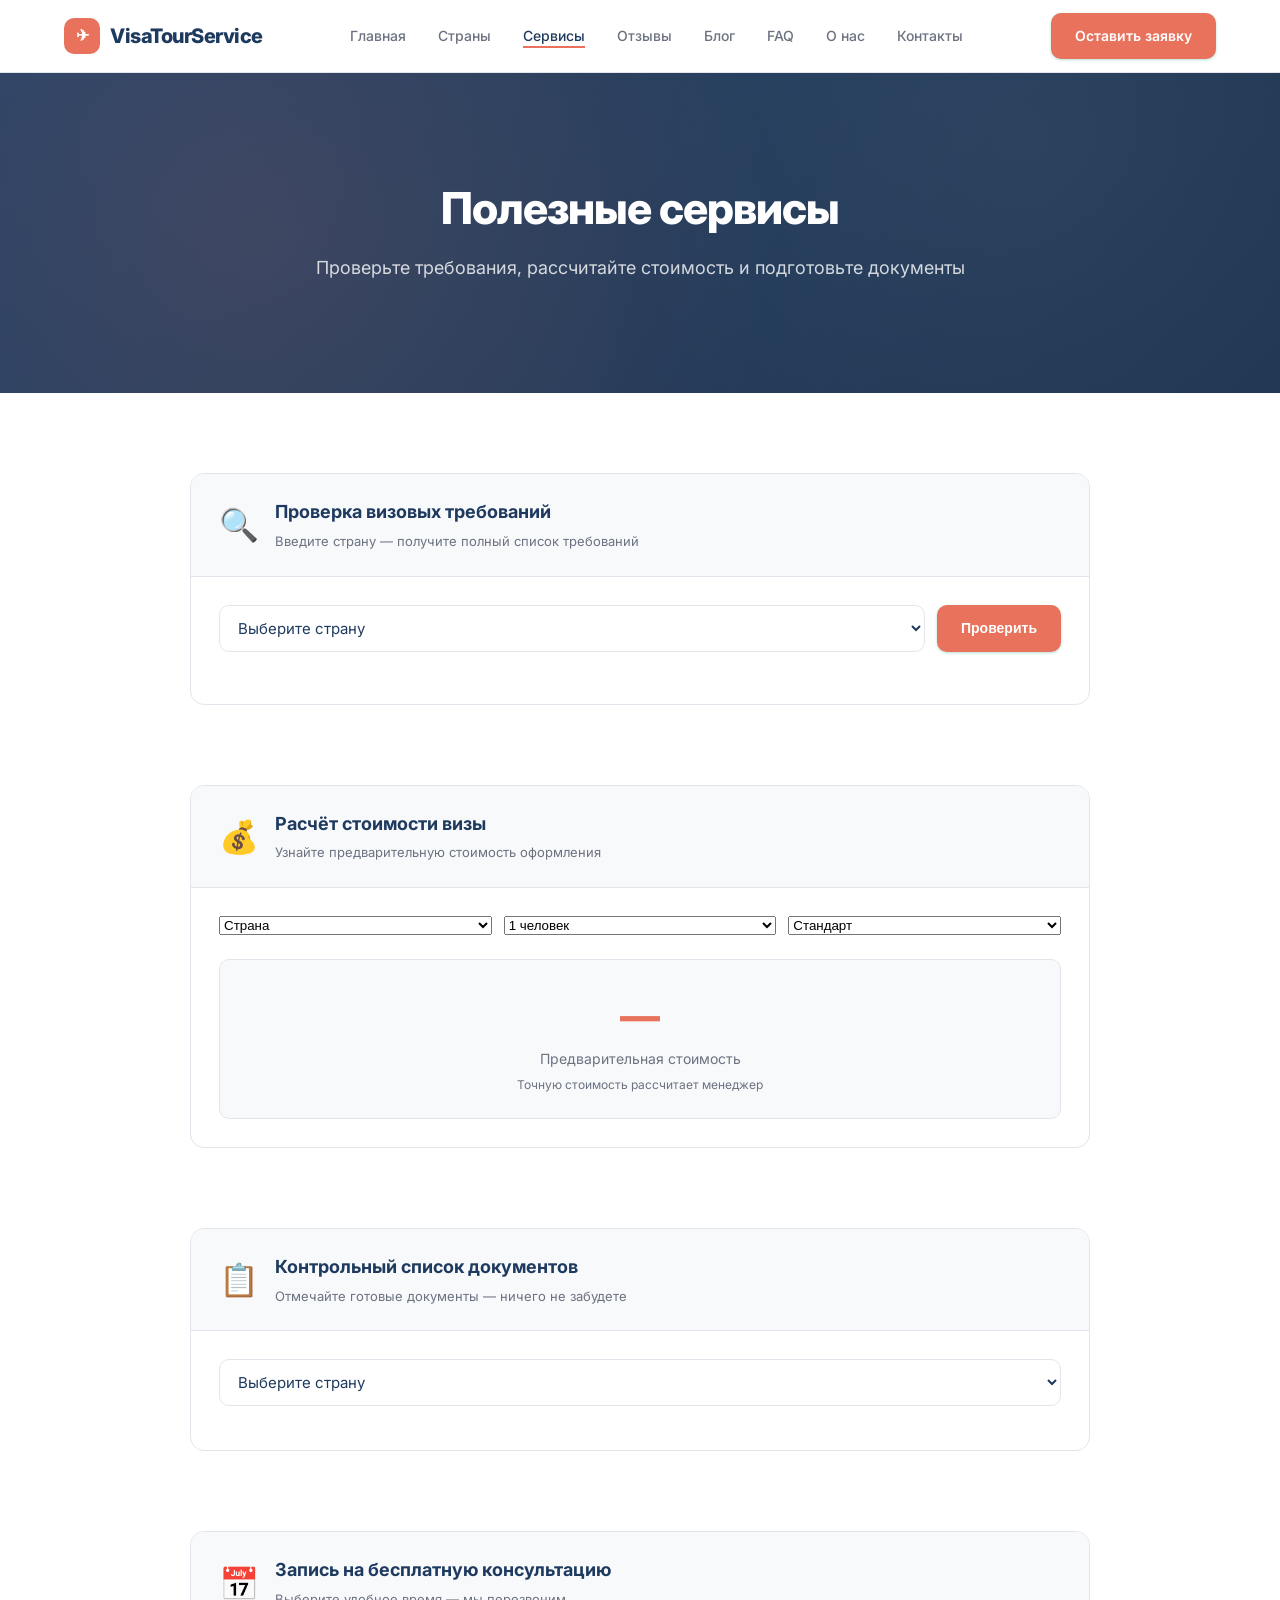
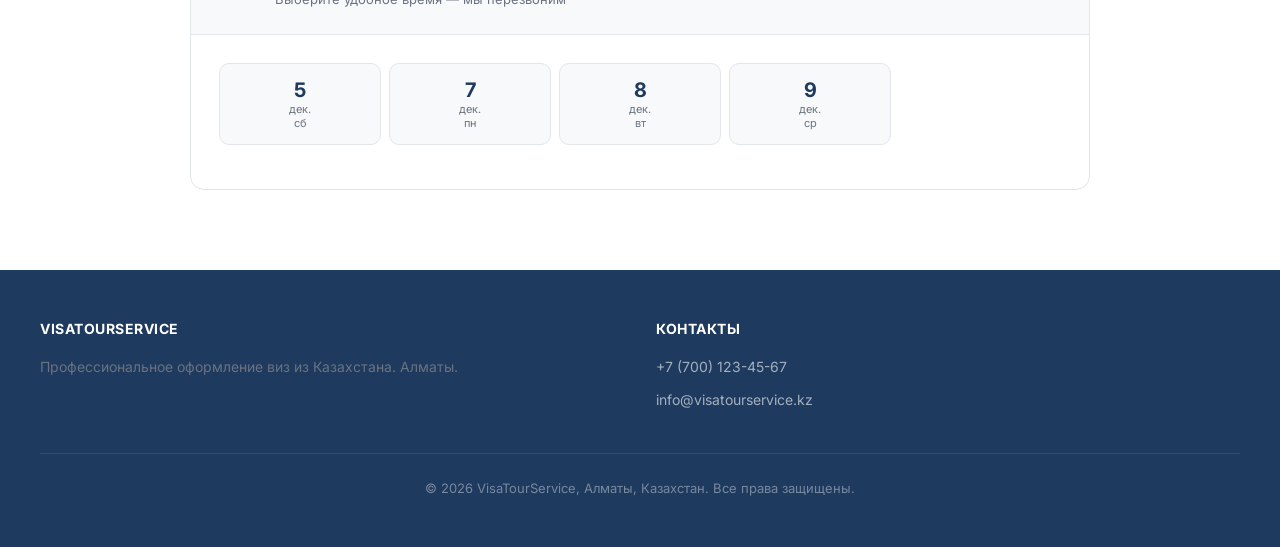
<file: tools.html>
<!DOCTYPE html>
<html lang="ru">
<head>
  <meta charset="UTF-8">
  <meta name="viewport" content="width=device-width, initial-scale=1.0">
  <title>Сервисы — VisaTourService</title>
  <link rel="stylesheet" href="css/style.css">
  <link href="https://fonts.googleapis.com/css2?family=Inter:wght@400;500;600;700;800&display=swap" rel="stylesheet">
</head>
<body>
  <header class="header">
    <nav class="nav">
      <a href="index.html" class="logo"><span class="logo-icon">✈</span>VisaTourService</a>
      <ul class="nav-links">
        <li><a href="index.html">Главная</a></li>
        <li><a href="countries.html">Страны</a></li>
        <li><a href="tools.html" class="active">Сервисы</a></li>
        <li><a href="reviews.html">Отзывы</a></li>
        <li><a href="blog.html">Блог</a></li>
        <li><a href="faq.html">FAQ</a></li>
        <li><a href="about.html">О нас</a></li>
        <li><a href="contact.html">Контакты</a></li>
      </ul>
      <a href="apply.html" class="btn btn-primary">Оставить заявку</a>
    </nav>
  </header>

  <main>
    <section class="about-hero" style="min-height: 320px;">
      <div class="about-hero-bg"></div>
      <div class="about-hero-content">
        <h1>Полезные сервисы</h1>
        <p>Проверьте требования, рассчитайте стоимость и подготовьте документы</p>
      </div>
    </section>

    <!-- ПРОВЕРКА ТРЕБОВАНИЙ -->
    <section class="section">
      <div class="tool-card">
        <div class="tool-header">
          <span class="tool-icon">🔍</span>
          <div>
            <h2>Проверка визовых требований</h2>
            <p>Введите страну — получите полный список требований</p>
          </div>
        </div>
        <div class="tool-content">
          <div style="display: flex; gap: 12px; margin-bottom: 24px;">
            <select id="req-country" style="flex: 1; padding: 12px 14px; border: 1px solid var(--border); border-radius: var(--radius); font-size: 15px; font-family: inherit; background: var(--bg); color: var(--primary);">
              <option value="">Выберите страну</option>
              <option value="schengen">Шенгенская зона</option>
              <option value="usa">США</option>
              <option value="uk">Великобритания</option>
              <option value="canada">Канада</option>
              <option value="japan">Япония</option>
              <option value="china">Китай</option>
              <option value="thailand">Таиланд</option>
              <option value="uae">ОАЭ</option>
              <option value="turkey">Турция</option>
              <option value="australia">Австралия</option>
            </select>
            <button class="btn btn-primary" onclick="checkRequirements()">Проверить</button>
          </div>
          <div id="req-result"></div>
        </div>
      </div>
    </section>

    <!-- РАСЧЁТ СТОИМОСТИ -->
    <section class="section" style="padding-top: 0;">
      <div class="tool-card">
        <div class="tool-header">
          <span class="tool-icon">💰</span>
          <div>
            <h2>Расчёт стоимости визы</h2>
            <p>Узнайте предварительную стоимость оформления</p>
          </div>
        </div>
        <div class="tool-content">
          <div style="display: grid; grid-template-columns: 1fr 1fr 1fr; gap: 12px; margin-bottom: 24px;">
            <select id="calc-country" onchange="calcPrice()">
              <option value="">Страна</option>
              <option value="8500">Шенген — от 8 500 ₽</option>
              <option value="15000">США — от 15 000 ₽</option>
              <option value="12000">Великобритания — от 12 000 ₽</option>
              <option value="14000">Канада — от 14 000 ₽</option>
              <option value="9000">Япония — от 9 000 ₽</option>
              <option value="8000">Китай — от 8 000 ₽</option>
              <option value="4500">Таиланд — от 4 500 ₽</option>
              <option value="6000">ОАЭ — от 6 000 ₽</option>
              <option value="3500">Турция — от 3 500 ₽</option>
              <option value="16000">Австралия — от 16 000 ₽</option>
            </select>
            <select id="calc-count" onchange="calcPrice()">
              <option value="1">1 человек</option>
              <option value="2">2 человека</option>
              <option value="3">3 человека</option>
              <option value="4">4+ человека</option>
            </select>
            <select id="calc-urgent" onchange="calcPrice()">
              <option value="1">Стандарт</option>
              <option value="1.5">Срочно (+50%)</option>
            </select>
          </div>
          <div style="text-align: center; padding: 24px; background: var(--surface); border-radius: var(--radius); border: 1px solid var(--border);">
            <div style="font-size: 40px; font-weight: 800; color: var(--accent);" id="calc-total">—</div>
            <div style="font-size: 14px; color: var(--text-secondary);">Предварительная стоимость</div>
            <div style="font-size: 12px; color: var(--text-secondary); margin-top: 4px;">Точную стоимость рассчитает менеджер</div>
          </div>
        </div>
      </div>
    </section>

    <!-- ЧЕКЛИСТ ДОКУМЕНТОВ -->
    <section class="section" style="padding-top: 0;">
      <div class="tool-card">
        <div class="tool-header">
          <span class="tool-icon">📋</span>
          <div>
            <h2>Контрольный список документов</h2>
            <p>Отмечайте готовые документы — ничего не забудете</p>
          </div>
        </div>
        <div class="tool-content">
          <div style="margin-bottom: 16px;">
            <select id="checklist-country" onchange="loadChecklist()" style="width: 100%; padding: 12px 14px; border: 1px solid var(--border); border-radius: var(--radius); font-size: 15px; font-family: inherit; background: var(--bg); color: var(--primary);">
              <option value="">Выберите страну</option>
              <option value="schengen">Шенгенская зона</option>
              <option value="usa">США</option>
              <option value="uk">Великобритания</option>
              <option value="canada">Канада</option>
              <option value="japan">Япония</option>
              <option value="thailand">Таиланд</option>
            </select>
          </div>
          <div id="checklist-container"></div>
          <div id="checklist-progress" style="display: none; margin-top: 16px; padding: 12px; background: var(--surface); border-radius: var(--radius); border: 1px solid var(--border);">
            <div style="display: flex; justify-content: space-between; margin-bottom: 8px;">
              <span style="font-size: 13px; font-weight: 600;">Прогресс</span>
              <span style="font-size: 13px; color: var(--accent); font-weight: 700;" id="cl-count">0/0</span>
            </div>
            <div style="height: 6px; background: var(--border); border-radius: 3px; overflow: hidden;">
              <div style="height: 100%; background: var(--accent); border-radius: 3px; transition: width 0.3s;" id="cl-bar"></div>
            </div>
          </div>
        </div>
      </div>
    </section>

    <!-- ЗАПИСЬ -->
    <section class="section" style="padding-top: 0;">
      <div class="tool-card">
        <div class="tool-header">
          <span class="tool-icon">📅</span>
          <div>
            <h2>Запись на бесплатную консультацию</h2>
            <p>Выберите удобное время — мы перезвоним</p>
          </div>
        </div>
        <div class="tool-content">
          <div style="display: grid; grid-template-columns: repeat(5, 1fr); gap: 8px; margin-bottom: 16px;" id="book-dates"></div>
          <div id="book-times" style="display: none; margin-bottom: 16px;">
            <div style="font-size: 13px; font-weight: 600; margin-bottom: 8px;">Выберите время:</div>
            <div style="display: flex; flex-wrap: wrap; gap: 8px;" id="book-slots"></div>
          </div>
          <div id="book-form" style="display: none;">
            <div style="display: grid; grid-template-columns: 1fr 1fr; gap: 12px; margin-bottom: 12px;">
              <input type="text" id="book-name" placeholder="Ваше имя" style="padding: 12px 14px; border: 1px solid var(--border); border-radius: var(--radius); font-size: 15px; font-family: inherit;">
              <input type="tel" id="book-phone" placeholder="+7 (700) 123-45-67" style="padding: 12px 14px; border: 1px solid var(--border); border-radius: var(--radius); font-size: 15px; font-family: inherit;">
            </div>
            <button class="btn btn-primary" onclick="bookConsult()" style="width: 100%; justify-content: center;">Записаться</button>
          </div>
          <div id="book-success" style="display: none; text-align: center; padding: 24px;">
            <div style="font-size: 48px; margin-bottom: 8px;">✓</div>
            <h3 style="color: var(--primary); margin-bottom: 4px;">Вы записаны!</h3>
            <p style="color: var(--text-secondary); font-size: 14px;">Мы перезвоним вам для подтверждения</p>
          </div>
        </div>
      </div>
    </section>
  </main>

  <footer class="footer">
    <div class="footer-content">
      <div class="footer-section">
        <h4>VisaTourService</h4>
        <p style="color: var(--text-secondary); font-size: 14px;">Профессиональное оформление виз из Казахстана. Алматы.</p>
      </div>
      <div class="footer-section">
        <h4>Контакты</h4>
        <a href="tel:+77001234567">+7 (700) 123-45-67</a>
        <a href="mailto:info@visatourservice.kz">info@visatourservice.kz</a>
      </div>
    </div>
    <div class="footer-bottom">© 2026 VisaTourService, Алматы, Казахстан. Все права защищены.</div>
  </footer>

  <script>
    // ПРОВЕРКА ТРЕБОВАНИЙ
    const REQUIREMENTS = {
      schengen: {
        title: "Шенгенская виза",
        docs: ["Загранпаспорт (от 3 месяцев после возвращения)", "2 фото 3.5x4.5 на белом фоне", "Справка с места работы", "Выписка с банка за 3 месяца", "Бронирование отеля", "Авиабилеты туда-обратно", "Медицинская страховка 30 000€", "Анкета (онлайн)"],
        time: "5-10 рабочих дней",
        cost: "от 8 500 ₽",
        biometric: "Да (один раз в 5 лет)",
        tip: "Подавайте в консульство страны основного пребывания"
      },
      usa: {
        title: "Виза в США (B1/B2)",
        docs: ["Загранпаспорт (от 6 месяцев)", "Анкета DS-160 (онлайн)", "Фото 5x5", "Справка с места работы", "Выписка с банка", "Документы на имущество", "Справка о доходах"],
        time: "10-15 рабочих дней",
        cost: "от 15 000 ₽",
        biometric: "Да (собеседование в консульстве)",
        tip: "Покажите связь с Казахстаном — работу, семью, имущество"
      },
      uk: {
        title: "Виза в Великобританию",
        docs: ["Загранпаспорт (от 6 месяцев)", "Анкета онлайн (на английском)", "Фото 3.5x4.5", "Справка с работы (на английском)", "Выписка с банка за 6 месяцев", "Доказательства связи с родиной"],
        time: "15-20 рабочих дней",
        cost: "от 12 000 ₽",
        biometric: "Нет",
        tip: "Британская виза — одна из самых строгих, готовьте всё идеально"
      },
      canada: {
        title: "Виза в Канаду",
        docs: ["Загранпаспорт", "Анкета онлайн", "Фото 3.5x4.5", "Справка с места работы", "Выписка с банка", "Письмо о связи с родиной", "Биометрия"],
        time: "15-25 рабочих дней",
        cost: "от 14 000 ₽",
        biometric: "Да (обязательно)",
        tip: "Канадская виза оформляется дольше — подавайте заранее"
      },
      japan: {
        title: "Виза в Японию",
        docs: ["Загранпаспорт", "Анкета", "Фото 4.5x4.5", "Справка с места работы", "Выписка с банка", "Программа пребывания", "Приглашение (желательно)"],
        time: "5-7 рабочих дней",
        cost: "от 9 000 ₽",
        biometric: "Нет",
        tip: "Приглашение от японской стороны значительно ускоряет процесс"
      },
      china: {
        title: "Виза в Китай",
        docs: ["Загранпаспорт", "Анкета", "Фотография", "Приглашение или бронирование", "Выписка с банка", "Билеты туда-обратно"],
        time: "5-7 рабочих дней",
        cost: "от 8 000 ₽",
        biometric: "Нет",
        tip: "Для Гонконга (до 7 дней) виза не нужна"
      },
      thailand: {
        title: "Виза в Таиланд",
        docs: ["Загранпаспорт", "Анкета", "Фотография", "Бронирование отеля", "Обратный билет", "Выписка с банка"],
        time: "3-5 рабочих дней",
        cost: "от 4 500 ₽",
        biometric: "Нет",
        tip: "Безвиз на 30 дней — можно не оформлять визу заранее"
      },
      uae: {
        title: "Виза в ОАЭ",
        docs: ["Загранпаспорт", "Анкета", "Фотография", "Бронирование отеля", "Обратный билет", "Выписка с банка"],
        time: "3-5 рабочих дней",
        cost: "от 6 000 ₽",
        biometric: "Нет",
        tip: "Безвиз на 30 дней — можно лететь без визы"
      },
      turkey: {
        title: "Виза в Турцию",
        docs: ["Загранпаспорт (от 6 месяцев)", "Анкета онлайн", "Фотография", "Бронирование отеля", "Обратный билет"],
        time: "1-2 рабочих дня",
        cost: "от 3 500 ₽",
        biometric: "Нет",
        tip: "Безвиз на 60 дней — виза не нужна"
      },
      australia: {
        title: "Виза в Австралию",
        docs: ["Загранпаспорт", "Анкета онлайн", "Фотография", "Справка с работы", "Выписка с банка", "Страховой полис"],
        time: "20-30 рабочих дней",
        cost: "от 16 000 ₽",
        biometric: "Нет",
        tip: "Оформляйте минимум за месяц до поездки"
      }
    };

    function checkRequirements() {
      const country = document.getElementById('req-country').value;
      const container = document.getElementById('req-result');
      if (!country) { container.innerHTML = ''; return; }
      const r = REQUIREMENTS[country];
      container.innerHTML = `
        <div style="background: var(--surface); border: 1px solid var(--border); border-radius: var(--radius); padding: 24px;">
          <h3 style="font-size: 18px; color: var(--primary); margin-bottom: 16px;">${r.title}</h3>
          <div style="display: grid; grid-template-columns: 1fr 1fr; gap: 16px; margin-bottom: 20px;">
            <div><span style="font-size: 12px; color: var(--text-secondary); display: block;">Сроки</span><strong>${r.time}</strong></div>
            <div><span style="font-size: 12px; color: var(--text-secondary); display: block;">Стоимость</span><strong style="color: var(--accent);">${r.cost}</strong></div>
            <div><span style="font-size: 12px; color: var(--text-secondary); display: block;">Биометрия</span><strong>${r.biometric}</strong></div>
          </div>
          <h4 style="font-size: 14px; margin-bottom: 10px;">Документы:</h4>
          <ul style="list-style: none; margin-bottom: 16px;">${r.docs.map(d => `<li style="padding: 6px 0; border-bottom: 1px solid var(--border); font-size: 14px;">→ ${d}</li>`).join('')}</ul>
          <div style="padding: 12px; background: var(--accent-glow); border-radius: var(--radius); border: 1px solid var(--accent); font-size: 13px;"><strong>💡 Совет:</strong> ${r.tip}</div>
        </div>
      `;
    }

    // РАСЧЁТ
    function calcPrice() {
      const price = parseInt(document.getElementById('calc-country').value) || 0;
      const count = parseInt(document.getElementById('calc-count').value) || 1;
      const mult = parseFloat(document.getElementById('calc-urgent').value) || 1;
      if (!price) { document.getElementById('calc-total').textContent = '—'; return; }
      const total = Math.round(price * count * mult);
      document.getElementById('calc-total').textContent = total.toLocaleString('ru-RU') + ' ₽';
    }

    // ЧЕКЛИСТ
    const CHECKLISTS = {
      schengen: ["Загранпаспорт (действует 3+ мес.)", "2 фото 3.5x4.5", "Справка с работы", "Выписка с банка за 3 мес.", "Бронирование отеля", "Авиабилеты", "Медицинская страховка 30 000€", "Анкета (онлайн)"],
      usa: ["Загранпаспорт (6+ мес.)", "Анкета DS-160", "Фото 5x5", "Справка с работы", "Выписка с банка", "Документы на имущество", "Справка о доходах"],
      uk: ["Загранпаспорт (6+ мес.)", "Анкета (англ.)", "Фото 3.5x4.5", "Справка с работы (англ.)", "Выписка с банка за 6 мес.", "Доказательства связи с родиной"],
      canada: ["Загранпаспорт", "Анкета онлайн", "Фото 3.5x4.5", "Справка с работы", "Выписка с банка", "Письмо о связи с родиной", "Биометрия"],
      japan: ["Загранпаспорт", "Анкета", "Фото 4.5x4.5", "Справка с работы", "Выписка с банка", "Программа пребывания", "Приглашение"],
      thailand: ["Загранпаспорт", "Анкета", "Фото", "Бронирование отеля", "Обратный билет", "Выписка с банка"]
    };

    function loadChecklist() {
      const country = document.getElementById('checklist-country').value;
      const container = document.getElementById('checklist-container');
      const progress = document.getElementById('checklist-progress');
      if (!country) { container.innerHTML = ''; progress.style.display = 'none'; return; }
      const docs = CHECKLISTS[country];
      container.innerHTML = docs.map((d, i) => `
        <label style="display: flex; align-items: center; gap: 10px; padding: 12px 0; border-bottom: 1px solid var(--border); cursor: pointer; font-size: 14px;">
          <input type="checkbox" onchange="updateProgress()" style="width: 18px; height: 18px; accent-color: var(--accent);">
          <span>${d}</span>
        </label>
      `).join('');
      progress.style.display = 'block';
      updateProgress();
    }

    function updateProgress() {
      const checks = document.querySelectorAll('#checklist-container input:checked').length;
      const total = document.querySelectorAll('#checklist-container input').length;
      const pct = total ? (checks / total * 100) : 0;
      document.getElementById('cl-bar').style.width = pct + '%';
      document.getElementById('cl-count').textContent = checks + '/' + total;
    }

    // ЗАПИСЬ
    (function() {
      const dates = document.getElementById('book-dates');
      const now = new Date();
      let html = '';
      for (let i = 1; i <= 5; i++) {
        const d = new Date(now);
        d.setDate(d.getDate() + i);
        if (d.getDay() === 0) continue;
        const day = d.getDate();
        const month = d.toLocaleDateString('ru-RU', { month: 'short' });
        const weekday = d.toLocaleDateString('ru-RU', { weekday: 'short' });
        html += `<button onclick="pickDate(this, '${weekday} ${day} ${month}')" style="padding: 14px 8px; background: var(--surface); border: 1px solid var(--border); border-radius: var(--radius); cursor: pointer; text-align: center; font-family: inherit; transition: all 0.2s;">
          <div style="font-size: 20px; font-weight: 700; color: var(--primary);">${day}</div>
          <div style="font-size: 11px; color: var(--text-secondary);">${month}</div>
          <div style="font-size: 11px; color: var(--text-secondary);">${weekday}</div>
        </button>`;
      }
      dates.innerHTML = html;
    })();

    function pickDate(btn, label) {
      document.querySelectorAll('#book-dates button').forEach(b => { b.style.borderColor = 'var(--border)'; b.style.background = 'var(--surface)'; });
      btn.style.borderColor = 'var(--accent)';
      btn.style.background = 'var(--accent-glow)';
      const slots = ['10:00', '11:00', '12:00', '14:00', '15:00', '16:00', '17:00'];
      document.getElementById('book-times').style.display = 'block';
      document.getElementById('book-slots').innerHTML = slots.map(s =>
        `<button onclick="pickTime(this, '${s}')" style="padding: 10px 20px; background: var(--surface); border: 1px solid var(--border); border-radius: var(--radius); cursor: pointer; font-size: 14px; font-weight: 600; font-family: inherit; transition: all 0.2s;">${s}</button>`
      ).join('');
    }

    function pickTime(btn, time) {
      document.querySelectorAll('#book-slots button').forEach(b => { b.style.borderColor = 'var(--border)'; b.style.background = 'var(--surface)'; b.style.color = 'var(--primary)'; });
      btn.style.borderColor = 'var(--accent)';
      btn.style.background = 'var(--accent)';
      btn.style.color = 'white';
      document.getElementById('book-form').style.display = 'block';
    }

    function bookConsult() {
      const name = document.getElementById('book-name').value;
      const phone = document.getElementById('book-phone').value;
      if (!name || !phone) return;
      document.getElementById('book-form').style.display = 'none';
      document.getElementById('book-times').style.display = 'none';
      document.getElementById('book-success').style.display = 'block';
    }
  </script>
</body>
</html>
</file>
<file: css/style.css>
:root {
  --primary: #1E3A5F;
  --primary-light: #2A4F7A;
  --accent: #E8725C;
  --accent-hover: #D4614D;
  --accent-glow: rgba(232, 114, 92, 0.08);
  --bg: #FFFFFF;
  --surface: #F8F9FB;
  --surface-hover: #F0F2F5;
  --text-primary: #1A1F2E;
  --text-secondary: #6B7280;
  --border: #E2E5EB;
  --border-hover: #CCD0D8;
  --success: #22C55E;
  --warning: #F59E0B;
  --error: #EF4444;
  --shadow-sm: 0 1px 2px rgba(0,0,0,0.04);
  --shadow: 0 1px 3px rgba(0,0,0,0.05), 0 1px 2px rgba(0,0,0,0.03);
  --shadow-lg: 0 8px 24px rgba(0,0,0,0.06), 0 2px 8px rgba(0,0,0,0.04);
  --radius: 10px;
  --radius-lg: 14px;
}

* {
  margin: 0;
  padding: 0;
  box-sizing: border-box;
}

body {
  font-family: 'Inter', -apple-system, BlinkMacSystemFont, sans-serif;
  background: var(--bg);
  color: var(--text-primary);
  line-height: 1.6;
}

/* ===== ANIMATIONS ===== */
@keyframes fadeInUp {
  from { opacity: 0; transform: translateY(30px); }
  to { opacity: 1; transform: translateY(0); }
}

@keyframes fadeInLeft {
  from { opacity: 0; transform: translateX(-30px); }
  to { opacity: 1; transform: translateX(0); }
}

@keyframes fadeInRight {
  from { opacity: 0; transform: translateX(30px); }
  to { opacity: 1; transform: translateX(0); }
}

@keyframes pulse {
  0%, 100% { box-shadow: 0 0 0 0 rgba(0, 180, 216, 0.4); }
  50% { box-shadow: 0 0 0 12px rgba(0, 180, 216, 0); }
}

@keyframes float {
  0%, 100% { transform: translateY(0); }
  50% { transform: translateY(-6px); }
}

@keyframes shimmer {
  0% { background-position: -200% 0; }
  100% { background-position: 200% 0; }
}

@keyframes slideInFromBottom {
  from { opacity: 0; transform: translateY(40px); }
  to { opacity: 1; transform: translateY(0); }
}

.fade-in {
  opacity: 0;
  transform: translateY(20px);
  transition: opacity 0.6s ease, transform 0.6s ease;
}

.fade-in.visible {
  opacity: 1;
  transform: translateY(0);
}

.pulse-btn {
  animation: pulse 2s infinite;
}

/* ===== HEADER ===== */
.header {
  position: sticky;
  top: 0;
  z-index: 100;
  background: rgba(255,255,255,0.92);
  backdrop-filter: blur(16px);
  border-bottom: 1px solid var(--border);
  animation: fadeInUp 0.5s ease;
}

.nav {
  max-width: 1200px;
  margin: 0 auto;
  padding: 0 24px;
  display: flex;
  align-items: center;
  justify-content: space-between;
  height: 72px;
}

.logo {
  font-size: 20px;
  font-weight: 800;
  color: var(--primary);
  text-decoration: none;
  display: flex;
  align-items: center;
  gap: 10px;
  letter-spacing: -0.5px;
}

.logo-icon {
  width: 36px;
  height: 36px;
  background: var(--accent);
  border-radius: 10px;
  display: flex;
  align-items: center;
  justify-content: center;
  color: white;
  font-size: 16px;
  animation: float 3s ease-in-out infinite;
}

.nav-links {
  display: flex;
  gap: 32px;
  list-style: none;
}

.nav-links a {
  text-decoration: none;
  color: var(--text-secondary);
  font-weight: 500;
  transition: color 0.3s;
  position: relative;
  font-size: 14px;
}

.nav-links a::after {
  content: '';
  position: absolute;
  bottom: -4px;
  left: 0;
  width: 0;
  height: 2px;
  background: var(--accent);
  transition: width 0.3s;
}

.nav-links a:hover::after,
.nav-links a.active::after {
  width: 100%;
}

.nav-links a:hover,
.nav-links a.active {
  color: var(--primary);
}

.btn {
  display: inline-flex;
  align-items: center;
  gap: 8px;
  padding: 12px 24px;
  border-radius: var(--radius);
  font-weight: 600;
  font-size: 14px;
  text-decoration: none;
  border: none;
  cursor: pointer;
  transition: all 0.3s ease;
}

.btn:hover {
  transform: translateY(-1px);
}

.btn:active {
  transform: translateY(0);
}

.btn-primary {
  background: var(--accent);
  color: white;
  box-shadow: 0 1px 3px rgba(5, 150, 105, 0.3);
}

.btn-primary:hover {
  background: var(--accent-hover);
  box-shadow: 0 4px 12px rgba(5, 150, 105, 0.3);
}

.btn-secondary {
  background: transparent;
  color: var(--primary);
  border: 1px solid var(--border);
}

.btn-secondary:hover {
  background: var(--surface);
  border-color: var(--accent);
  color: var(--accent);
}

.btn-large {
  padding: 14px 32px;
  font-size: 15px;
  border-radius: var(--radius-lg);
}

/* ===== HERO ===== */
.hero {
  padding: 80px 24px 60px;
  text-align: center;
  max-width: 900px;
  margin: 0 auto;
  position: relative;
  animation: fadeInUp 0.8s ease;
}

.hero-bg {
  position: absolute;
  top: -40px;
  left: 50%;
  transform: translateX(-50%);
  width: 500px;
  height: 500px;
  background: radial-gradient(circle, var(--accent-glow) 0%, transparent 70%);
  border-radius: 50%;
  pointer-events: none;
  z-index: -1;
}

.hero-content {
  position: relative;
  z-index: 1;
}

.hero h1 {
  font-size: 48px;
  font-weight: 800;
  color: var(--primary);
  margin-bottom: 16px;
  line-height: 1.15;
  letter-spacing: -1px;
  animation: fadeInUp 0.8s ease 0.2s both;
}

.hero p {
  font-size: 20px;
  color: var(--text-secondary);
  margin-bottom: 40px;
  max-width: 600px;
  margin-left: auto;
  margin-right: auto;
  animation: fadeInUp 0.8s ease 0.4s both;
}

.hero-stats {
  display: flex;
  justify-content: center;
  gap: 48px;
  margin-bottom: 40px;
  animation: fadeInUp 0.8s ease 0.6s both;
}

.hero-stat {
  text-align: center;
}

.hero-stat-number {
  display: block;
  font-size: 36px;
  font-weight: 800;
  color: var(--accent);
}

.hero-stat span:last-child {
  font-size: 14px;
  color: var(--text-secondary);
  display: block;
  margin-top: 4px;
}

.hero-stat-label {
  font-size: 14px;
  color: var(--text-secondary);
  display: block;
  margin-top: 4px;
}

.hero-actions {
  display: flex;
  gap: 16px;
  justify-content: center;
  animation: fadeInUp 0.8s ease 0.8s both;
}

/* ===== SECTIONS ===== */
.section {
  padding: 80px 24px;
  max-width: 1200px;
  margin: 0 auto;
}

.section-title {
  font-size: 32px;
  font-weight: 800;
  text-align: center;
  margin-bottom: 12px;
  color: var(--primary);
  letter-spacing: -0.5px;
}

.section-subtitle {
  text-align: center;
  color: var(--text-secondary);
  margin-bottom: 48px;
  font-size: 15px;
}

/* ===== COUNTRY CARDS ===== */
.countries-grid {
  display: grid;
  grid-template-columns: repeat(auto-fill, minmax(320px, 1fr));
  gap: 24px;
}

.country-card {
  background: var(--bg);
  border-radius: var(--radius-lg);
  box-shadow: var(--shadow);
  overflow: hidden;
  text-decoration: none;
  color: inherit;
  transition: transform 0.3s cubic-bezier(0.22, 1, 0.36, 1), box-shadow 0.3s ease;
  border: 1px solid var(--border);
}

.country-card:hover {
  transform: translateY(-6px);
  box-shadow: var(--shadow-lg);
  border-color: var(--accent);
}

.country-card-photo {
  position: relative;
  width: 100%;
  height: 200px;
  overflow: hidden;
}

.country-card-photo img {
  width: 100%;
  height: 100%;
  object-fit: cover;
  transition: transform 0.5s ease;
}

.country-card:hover .country-card-photo img {
  transform: scale(1.08);
}

.country-card-overlay {
  position: absolute;
  inset: 0;
  background: linear-gradient(to bottom, rgba(0,0,0,0) 40%, rgba(0,0,0,0.4) 100%);
}

.country-card-flag-badge {
  position: absolute;
  bottom: 12px;
  left: 16px;
  width: 44px;
  height: 30px;
  border-radius: 6px;
  overflow: hidden;
  box-shadow: 0 2px 8px rgba(0,0,0,0.25);
  background: white;
}

.country-card-flag-badge img {
  width: 100%;
  height: 100%;
  object-fit: cover;
}

.country-card-body {
  padding: 20px 24px 24px;
}

.country-card-body h3 {
  font-size: 18px;
  font-weight: 700;
  color: var(--primary);
  margin-bottom: 4px;
}

.country-card-visa {
  font-size: 13px;
  color: var(--text-secondary);
  display: block;
  margin-bottom: 16px;
}

.country-details {
  display: flex;
  flex-direction: column;
  gap: 10px;
}

.detail-row {
  display: flex;
  justify-content: space-between;
  font-size: 14px;
}

.detail-row .label {
  color: var(--text-secondary);
}

.detail-row .value {
  font-weight: 600;
  color: var(--primary);
}

/* ===== FEATURES ===== */
.features-grid {
  display: grid;
  grid-template-columns: repeat(auto-fit, minmax(250px, 1fr));
  gap: 24px;
}

.feature-card {
  text-align: center;
  padding: 32px 24px;
  background: var(--bg);
  border-radius: var(--radius-lg);
  border: 1px solid var(--border);
  transition: transform 0.3s ease, box-shadow 0.3s ease, border-color 0.3s ease;
}

.feature-card:hover {
  transform: translateY(-4px);
  box-shadow: var(--shadow-lg);
  border-color: var(--accent);
}

.feature-icon {
  width: 60px;
  height: 60px;
  background: var(--accent-glow);
  border-radius: 50%;
  display: flex;
  align-items: center;
  justify-content: center;
  margin: 0 auto 16px;
  font-size: 26px;
  transition: transform 0.3s ease;
}

.feature-card:hover .feature-icon {
  transform: scale(1.05);
}

.feature-card h3 {
  font-size: 16px;
  margin-bottom: 8px;
  color: var(--primary);
  font-weight: 700;
}

.feature-card p {
  color: var(--text-secondary);
  font-size: 14px;
  line-height: 1.6;
}

/* ===== STEPS TIMELINE ===== */
.steps-timeline {
  max-width: 700px;
  margin: 0 auto;
  position: relative;
}

.steps-timeline::before {
  content: '';
  position: absolute;
  left: 32px;
  top: 0;
  bottom: 0;
  width: 3px;
  background: linear-gradient(to bottom, var(--accent), var(--primary));
  border-radius: 2px;
}

.step {
  display: flex;
  align-items: flex-start;
  gap: 24px;
  margin-bottom: 40px;
  position: relative;
}

.step-number {
  width: 56px;
  height: 56px;
  background: var(--accent);
  color: white;
  border-radius: 50%;
  display: flex;
  align-items: center;
  justify-content: center;
  font-size: 22px;
  font-weight: 800;
  flex-shrink: 0;
  box-shadow: 0 2px 8px rgba(5, 150, 105, 0.25);
  z-index: 1;
  transition: transform 0.3s ease;
}

.step:hover .step-number {
  transform: scale(1.08);
}

.step-content {
  padding-top: 8px;
}

.step-content h3 {
  font-size: 16px;
  color: var(--primary);
  margin-bottom: 6px;
  font-weight: 700;
}

.step-content p {
  color: var(--text-secondary);
  font-size: 14px;
}

/* ===== CTA SECTION ===== */
.cta-section {
  text-align: center;
}

.cta-card {
  background: var(--surface);
  border: 1px solid var(--border);
  border-radius: 20px;
  padding: 56px 48px;
  color: var(--primary);
  position: relative;
  overflow: hidden;
}

.cta-card::before {
  content: '';
  position: absolute;
  top: -40%;
  right: -10%;
  width: 300px;
  height: 300px;
  background: var(--accent-glow);
  border-radius: 50%;
}

.cta-card::after {
  content: '';
  position: absolute;
  bottom: -30%;
  left: -5%;
  width: 200px;
  height: 200px;
  background: rgba(5, 150, 105, 0.03);
  border-radius: 50%;
}

.cta-card h2 {
  font-size: 32px;
  font-weight: 800;
  margin-bottom: 12px;
  position: relative;
  z-index: 1;
}

.cta-card p {
  font-size: 16px;
  color: var(--text-secondary);
  margin-bottom: 28px;
  position: relative;
  z-index: 1;
}

.cta-card .btn {
  position: relative;
  z-index: 1;
}

/* ===== FORM ===== */
.form-container {
  max-width: 640px;
  margin: 0 auto;
  background: var(--bg);
  border-radius: var(--radius-lg);
  box-shadow: var(--shadow-lg);
  padding: 40px;
  border: 1px solid var(--border);
}

.form-steps {
  display: flex;
  justify-content: center;
  gap: 8px;
  margin-bottom: 36px;
}

.form-step {
  width: 40px;
  height: 4px;
  background: var(--border);
  border-radius: 2px;
  transition: background 0.3s;
}

.form-step.active {
  background: var(--accent);
}

.form-step.completed {
  background: var(--success);
}

.form-group {
  margin-bottom: 20px;
}

.form-group label {
  display: block;
  font-weight: 600;
  margin-bottom: 6px;
  color: var(--primary);
  font-size: 13px;
}

.form-group input,
.form-group select,
.form-group textarea {
  width: 100%;
  padding: 12px 14px;
  border: 1px solid var(--border);
  border-radius: var(--radius);
  font-size: 15px;
  font-family: inherit;
  transition: border-color 0.3s, box-shadow 0.3s;
  background: var(--bg);
  color: var(--primary);
}

.form-group input:focus,
.form-group select:focus,
.form-group textarea:focus {
  outline: none;
  border-color: var(--accent);
  box-shadow: 0 0 0 3px var(--accent-glow);
}

.form-group textarea {
  resize: vertical;
  min-height: 100px;
}

.form-row {
  display: grid;
  grid-template-columns: 1fr 1fr;
  gap: 16px;
}

.form-actions {
  display: flex;
  gap: 16px;
  margin-top: 28px;
}

.form-actions .btn {
  flex: 1;
  justify-content: center;
}

/* ===== ADMIN CRM ===== */
.admin-layout {
  display: grid;
  grid-template-columns: 260px 1fr;
  min-height: 100vh;
}

.admin-sidebar {
  background: var(--primary);
  color: white;
  padding: 24px;
}

.admin-sidebar h2 {
  font-size: 20px;
  margin-bottom: 32px;
  padding-bottom: 16px;
  border-bottom: 1px solid rgba(255,255,255,0.1);
}

.sidebar-nav {
  list-style: none;
}

.sidebar-nav li {
  margin-bottom: 8px;
}

.sidebar-nav a {
  display: flex;
  align-items: center;
  gap: 12px;
  padding: 12px 16px;
  color: rgba(255,255,255,0.7);
  text-decoration: none;
  border-radius: var(--radius);
  transition: all 0.2s;
}

.sidebar-nav a:hover,
.sidebar-nav a.active {
  background: rgba(255,255,255,0.1);
  color: white;
}

.admin-main {
  padding: 32px;
  background: var(--bg);
}

.admin-header {
  display: flex;
  justify-content: space-between;
  align-items: center;
  margin-bottom: 32px;
}

.admin-header h1 {
  font-size: 28px;
  color: var(--primary);
}

/* Stats Cards */
.stats-grid {
  display: grid;
  grid-template-columns: repeat(4, 1fr);
  gap: 24px;
  margin-bottom: 32px;
}

.stat-card {
  background: var(--surface);
  border-radius: var(--radius-lg);
  padding: 24px;
  box-shadow: var(--shadow);
  transition: transform 0.3s ease;
}

.stat-card:hover {
  transform: translateY(-4px);
}

.stat-card .stat-value {
  font-size: 32px;
  font-weight: 700;
  color: var(--primary);
}

.stat-card .stat-label {
  font-size: 14px;
  color: var(--text-secondary);
  margin-top: 4px;
}

.stat-card .stat-change {
  font-size: 12px;
  margin-top: 8px;
}

.stat-card .stat-change.positive { color: var(--success); }
.stat-card .stat-change.negative { color: var(--error); }

/* Table */
.table-container {
  background: var(--surface);
  border-radius: var(--radius-lg);
  box-shadow: var(--shadow);
  overflow: hidden;
}

.table-header {
  display: flex;
  justify-content: space-between;
  align-items: center;
  padding: 20px 24px;
  border-bottom: 1px solid var(--border);
}

.table-header h2 {
  font-size: 18px;
}

.table-filters {
  display: flex;
  gap: 12px;
}

.table-filters select,
.table-filters input {
  padding: 10px 14px;
  border: 1px solid var(--border);
  border-radius: var(--radius);
  font-size: 14px;
}

table {
  width: 100%;
  border-collapse: collapse;
}

th, td {
  padding: 16px 24px;
  text-align: left;
  border-bottom: 1px solid var(--border);
}

th {
  font-size: 12px;
  font-weight: 600;
  color: var(--text-secondary);
  text-transform: uppercase;
  letter-spacing: 0.5px;
}

tr:hover {
  background: var(--bg);
}

.status-badge {
  display: inline-block;
  padding: 4px 12px;
  border-radius: 20px;
  font-size: 12px;
  font-weight: 600;
}

.status-new { background: rgba(232,114,92,0.1); color: var(--accent); }
.status-processing { background: rgba(245,158,11,0.1); color: var(--warning); }
.status-documents { background: rgba(139,92,246,0.1); color: #8B5CF6; }
.status-submitted { background: rgba(59,130,246,0.1); color: #3B82F6; }
.status-approved { background: rgba(34,197,94,0.1); color: var(--success); }
.status-completed { background: rgba(107,114,128,0.1); color: var(--text-secondary); }
.status-rejected { background: rgba(239,68,68,0.1); color: var(--error); }

/* Application Detail */
.app-detail {
  display: grid;
  grid-template-columns: 1fr 320px;
  gap: 24px;
}

.app-card {
  background: var(--surface);
  border-radius: var(--radius-lg);
  box-shadow: var(--shadow);
  padding: 24px;
}

.app-card h3 {
  font-size: 16px;
  margin-bottom: 16px;
  color: var(--primary);
}

.app-field {
  margin-bottom: 16px;
}

.app-field .label {
  font-size: 12px;
  color: var(--text-secondary);
  margin-bottom: 4px;
}

.app-field .value {
  font-size: 14px;
  color: var(--text-primary);
}

.timeline {
  position: relative;
  padding-left: 24px;
}

.timeline::before {
  content: '';
  position: absolute;
  left: 8px;
  top: 0;
  bottom: 0;
  width: 2px;
  background: var(--border);
}

.timeline-item {
  position: relative;
  margin-bottom: 24px;
}

.timeline-item::before {
  content: '';
  position: absolute;
  left: -20px;
  top: 4px;
  width: 12px;
  height: 12px;
  border-radius: 50%;
  background: var(--accent);
  border: 2px solid white;
}

.timeline-item.completed::before {
  background: var(--success);
}

.timeline-item .time {
  font-size: 12px;
  color: var(--text-secondary);
}

.timeline-item .event {
  font-size: 14px;
  color: var(--text-primary);
}

/* Notes */
.notes-area {
  width: 100%;
  min-height: 120px;
  padding: 12px;
  border: 1px solid var(--border);
  border-radius: var(--radius);
  font-family: inherit;
  font-size: 14px;
  resize: vertical;
}

/* ===== FOOTER ===== */
.footer {
  background: var(--primary);
  color: white;
  padding: 48px 24px;
  margin-top: 0;
}

.footer-content {
  max-width: 1200px;
  margin: 0 auto;
  display: grid;
  grid-template-columns: repeat(auto-fit, minmax(200px, 1fr));
  gap: 32px;
}

.footer-section h4 {
  font-size: 14px;
  margin-bottom: 16px;
  font-weight: 700;
  text-transform: uppercase;
  letter-spacing: 0.5px;
}

.footer-section a {
  display: block;
  color: rgba(255,255,255,0.6);
  text-decoration: none;
  margin-bottom: 10px;
  font-size: 14px;
  transition: color 0.3s;
}

.footer-section a:hover {
  color: white;
}

.footer-bottom {
  max-width: 1200px;
  margin: 32px auto 0;
  padding-top: 24px;
  border-top: 1px solid rgba(255,255,255,0.1);
  text-align: center;
  font-size: 13px;
  color: rgba(255,255,255,0.4);
}

/* ===== FILTERS ===== */
.filter-tabs {
  display: flex;
  gap: 8px;
  margin-bottom: 32px;
  flex-wrap: wrap;
}

.filter-tab {
  padding: 10px 24px;
  border: 1px solid var(--border);
  border-radius: 50px;
  background: var(--bg);
  cursor: pointer;
  font-size: 14px;
  font-weight: 500;
  transition: all 0.3s ease;
  color: var(--text-secondary);
}

.filter-tab:hover {
  border-color: var(--accent);
  color: var(--accent);
}

.filter-tab.active {
  background: var(--accent);
  color: white;
  border-color: var(--accent);
}

/* ===== MODAL ===== */
.modal {
  position: fixed;
  top: 0;
  left: 0;
  right: 0;
  bottom: 0;
  background: rgba(0,0,0,0.4);
  display: none;
  align-items: center;
  justify-content: center;
  z-index: 200;
  backdrop-filter: blur(4px);
}

.modal.active {
  display: flex;
}

.modal-content {
  background: var(--bg);
  border-radius: var(--radius-lg);
  padding: 32px;
  max-width: 500px;
  width: 90%;
  max-height: 90vh;
  overflow-y: auto;
  animation: fadeInUp 0.3s ease;
  border: 1px solid var(--border);
  box-shadow: var(--shadow-lg);
}

.modal-header {
  display: flex;
  justify-content: space-between;
  align-items: center;
  margin-bottom: 24px;
}

.modal-header h2 {
  font-size: 20px;
}

.modal-close {
  background: none;
  border: none;
  font-size: 24px;
  cursor: pointer;
  color: var(--text-secondary);
}

/* ===== ALERT ===== */
.alert {
  padding: 16px 20px;
  border-radius: var(--radius);
  margin-bottom: 24px;
  display: flex;
  align-items: center;
  gap: 12px;
  animation: fadeInUp 0.3s ease;
}

.alert-success {
  background: rgba(16,185,129,0.1);
  color: var(--success);
  border: 1px solid var(--success);
}

.alert-error {
  background: rgba(239,68,68,0.1);
  color: var(--error);
  border: 1px solid var(--error);
}

/* ===== RESPONSIVE ===== */
@media (max-width: 768px) {
  .nav-links {
    display: none;
  }

  .hero h1 {
    font-size: 32px;
  }

  .hero-stats {
    gap: 24px;
  }

  .hero-stat-number {
    font-size: 28px;
  }

  .hero-actions {
    flex-direction: column;
    align-items: center;
  }

  .form-row {
    grid-template-columns: 1fr;
  }

  .admin-layout {
    grid-template-columns: 1fr;
  }

  .admin-sidebar {
    display: none;
  }

  .stats-grid {
    grid-template-columns: repeat(2, 1fr);
  }

  .app-detail {
    grid-template-columns: 1fr;
  }

  .countries-grid {
    grid-template-columns: 1fr;
  }

  .country-card-photo {
    height: 180px;
  }

  .section-title {
    font-size: 28px;
  }

  .section {
    padding: 48px 24px;
  }

  .steps-timeline::before {
    left: 24px;
  }

  .step-number {
    width: 48px;
    height: 48px;
    font-size: 18px;
  }

  .cta-card {
    padding: 40px 24px;
  }

  .cta-card h2 {
    font-size: 28px;
  }

  .about-stats {
    grid-template-columns: repeat(2, 1fr);
  }

  .about-story {
    grid-template-columns: 1fr;
  }

  .about-team {
    grid-template-columns: 1fr;
  }

  .reviews-summary {
    flex-direction: column;
  }

  .reviews-grid {
    grid-template-columns: 1fr;
  }

  .country-hero-content h1 {
    font-size: 32px;
  }
}

/* ===== ABOUT PAGE ===== */
.about-hero {
  position: relative;
  min-height: 420px;
  display: flex;
  align-items: center;
  justify-content: center;
  text-align: center;
  padding: 80px 24px;
  overflow: hidden;
}

.about-hero-bg {
  position: absolute;
  inset: 0;
  background: linear-gradient(135deg, #1E3A5F 0%, #152C4A 100%);
  opacity: 0.95;
}

.about-hero-bg::after {
  content: '';
  position: absolute;
  inset: 0;
  background:
    radial-gradient(circle at 20% 50%, rgba(232, 114, 92, 0.12) 0%, transparent 50%),
    radial-gradient(circle at 80% 20%, rgba(255,255,255,0.04) 0%, transparent 40%);
}

.about-hero-content {
  position: relative;
  z-index: 1;
  max-width: 700px;
}

.about-hero-content h1 {
  font-size: 44px;
  font-weight: 800;
  color: white;
  margin-bottom: 20px;
  line-height: 1.15;
  letter-spacing: -1px;
}

.about-hero-content p {
  font-size: 18px;
  color: rgba(255,255,255,0.8);
}

.about-label {
  font-size: 13px;
  font-weight: 700;
  text-transform: uppercase;
  letter-spacing: 2px;
  color: var(--accent);
}

.about-stats {
  display: grid;
  grid-template-columns: repeat(4, 1fr);
  gap: 24px;
  max-width: 900px;
  margin: -60px auto 0;
  position: relative;
  z-index: 2;
}

.about-stat-item {
  background: var(--bg);
  border-radius: 14px;
  padding: 28px 20px;
  text-align: center;
  box-shadow: var(--shadow);
  transition: transform 0.3s ease;
  border: 1px solid var(--border);
}

.about-stat-item:hover {
  transform: translateY(-4px);
  border-color: var(--accent);
}

.about-stat-num {
  font-size: 32px;
  font-weight: 800;
  color: var(--accent);
  margin-bottom: 4px;
}

.about-stat-label {
  font-size: 14px;
  color: var(--text-secondary);
}

.about-story {
  display: grid;
  grid-template-columns: 1fr 1fr;
  gap: 64px;
  align-items: center;
  max-width: 1000px;
  margin: 0 auto;
}

.about-story-text h2 {
  font-size: 32px;
  font-weight: 800;
  color: var(--primary);
  margin: 12px 0 20px;
}

.about-story-text p {
  color: var(--text-secondary);
  font-size: 16px;
  line-height: 1.8;
  margin-bottom: 16px;
}

.about-visual-card {
  background: var(--bg);
  border-radius: 14px;
  padding: 20px;
  display: flex;
  align-items: center;
  gap: 16px;
  margin-bottom: 12px;
  box-shadow: var(--shadow-sm);
  transition: transform 0.3s ease;
  border: 1px solid var(--border);
}

.about-visual-card:hover {
  transform: translateX(6px);
  border-color: var(--accent);
}

.about-visual-icon {
  font-size: 32px;
  flex-shrink: 0;
}

.about-visual-text {
  font-size: 15px;
  color: var(--text-primary);
  font-weight: 500;
}

.about-values {
  display: grid;
  grid-template-columns: repeat(3, 1fr);
  gap: 32px;
  max-width: 1000px;
  margin: 0 auto;
}

.about-value-card {
  padding: 32px 24px;
  border: 1px solid var(--border);
  border-radius: 14px;
  transition: all 0.3s ease;
  background: var(--bg);
}

.about-value-card:hover {
  border-color: var(--accent);
  box-shadow: 0 4px 16px rgba(5, 150, 105, 0.08);
}

.about-value-num {
  font-size: 40px;
  font-weight: 800;
  color: rgba(5, 150, 105, 0.12);
  margin-bottom: 12px;
  line-height: 1;
}

.about-value-card h3 {
  font-size: 16px;
  font-weight: 700;
  color: var(--primary);
  margin-bottom: 10px;
}

.about-value-card p {
  color: var(--text-secondary);
  font-size: 14px;
  line-height: 1.6;
}

.about-team {
  display: grid;
  grid-template-columns: repeat(4, 1fr);
  gap: 24px;
  max-width: 1000px;
  margin: 0 auto;
}

.about-team-card {
  text-align: center;
  padding: 28px 20px;
  border-radius: 14px;
  background: var(--bg);
  box-shadow: var(--shadow);
  transition: transform 0.3s ease;
  border: 1px solid var(--border);
}

.about-team-card:hover {
  transform: translateY(-4px);
  border-color: var(--accent);
}

.about-team-avatar {
  width: 64px;
  height: 64px;
  border-radius: 50%;
  background: var(--accent);
  color: white;
  display: flex;
  align-items: center;
  justify-content: center;
  font-size: 18px;
  font-weight: 700;
  margin: 0 auto 12px;
}

.about-team-card h3 {
  font-size: 15px;
  font-weight: 700;
  color: var(--primary);
  margin-bottom: 4px;
}

.about-team-card span {
  font-size: 12px;
  color: var(--accent);
  font-weight: 600;
}

.about-team-card p {
  font-size: 13px;
  color: var(--text-secondary);
  margin-top: 10px;
  line-height: 1.5;
}

/* ===== REVIEWS PAGE ===== */
.reviews-summary {
  display: flex;
  gap: 40px;
  align-items: center;
  max-width: 800px;
  margin: -40px auto 0;
  position: relative;
  z-index: 2;
  background: var(--bg);
  border-radius: 16px;
  padding: 36px;
  box-shadow: var(--shadow-lg);
  border: 1px solid var(--border);
}

.reviews-score {
  text-align: center;
  flex-shrink: 0;
}

.reviews-score-num {
  font-size: 48px;
  font-weight: 800;
  color: var(--accent);
  line-height: 1;
}

.reviews-score-stars {
  font-size: 24px;
  color: #F59E0B;
  margin: 8px 0;
}

.reviews-score-count {
  font-size: 13px;
  color: var(--text-secondary);
}

.reviews-bars {
  flex: 1;
}

.reviews-bar-row {
  display: flex;
  align-items: center;
  gap: 12px;
  margin-bottom: 8px;
  font-size: 13px;
  color: var(--text-secondary);
}

.reviews-bar {
  flex: 1;
  height: 8px;
  background: var(--border);
  border-radius: 4px;
  overflow: hidden;
}

.reviews-bar-fill {
  height: 100%;
  background: linear-gradient(90deg, var(--accent), #0077B6);
  border-radius: 4px;
  transition: width 1s ease;
}

.reviews-grid {
  display: grid;
  grid-template-columns: repeat(auto-fill, minmax(360px, 1fr));
  gap: 24px;
}

.review-card {
  background: var(--bg);
  border-radius: 14px;
  padding: 24px;
  box-shadow: var(--shadow);
  border: 1px solid var(--border);
  transition: all 0.3s ease;
}

.review-card:hover {
  border-color: var(--accent);
  box-shadow: var(--shadow-lg);
  transform: translateY(-3px);
}

.review-header {
  display: flex;
  align-items: center;
  gap: 12px;
  margin-bottom: 14px;
}

.review-avatar {
  width: 44px;
  height: 44px;
  border-radius: 50%;
  background: var(--accent);
  color: white;
  display: flex;
  align-items: center;
  justify-content: center;
  font-size: 15px;
  font-weight: 700;
  flex-shrink: 0;
}

.review-meta {
  flex: 1;
}

.review-meta h4 {
  font-size: 14px;
  font-weight: 700;
  color: var(--primary);
}

.review-meta span {
  font-size: 12px;
  color: var(--text-secondary);
}

.review-rating {
  color: #F59E0B;
  font-size: 16px;
  flex-shrink: 0;
}

.review-text {
  font-size: 14px;
  color: var(--text-secondary);
  line-height: 1.7;
}

/* ===== COUNTRY THEMED PAGE (IMMERSIVE) ===== */
.country-page {
  background: #0a0a0a;
  min-height: 100vh;
}

/* Прозрачный хедер */
.header-transparent {
  background: transparent !important;
  backdrop-filter: none !important;
  border-bottom: none !important;
  position: absolute;
  width: 100%;
  z-index: 100;
}

.logo-light {
  color: white !important;
}

.nav-links-light a {
  color: rgba(255,255,255,0.8) !important;
}

.nav-links-light a:hover,
.nav-links-light a.active {
  color: white !important;
}

.nav-links-light a::after {
  background: white;
}

.btn-glass {
  background: rgba(255,255,255,0.15) !important;
  color: white !important;
  backdrop-filter: blur(10px);
  border: 1px solid rgba(255,255,255,0.2);
}

.btn-glass:hover {
  background: rgba(255,255,255,0.25) !important;
}

/* Иммерсивный hero */
.immersive-hero {
  position: relative;
  height: 100vh;
  min-height: 600px;
  display: flex;
  align-items: flex-end;
  justify-content: center;
  overflow: hidden;
}

.immersive-hero-bg {
  position: absolute;
  inset: 0;
  background-size: cover;
  background-position: center;
  animation: zoomIn 20s ease infinite alternate;
  transform: translateZ(0);
  will-change: transform;
  image-rendering: auto;
}

@keyframes zoomIn {
  from { transform: scale(1); }
  to { transform: scale(1.08); }
}

.immersive-hero-overlay {
  position: absolute;
  inset: 0;
  background: linear-gradient(
    to bottom,
    rgba(0,0,0,0.1) 0%,
    rgba(0,0,0,0.2) 40%,
    rgba(0,0,0,0.6) 70%,
    rgba(0,0,0,0.95) 100%
  );
}

.immersive-hero-content {
  position: relative;
  z-index: 2;
  text-align: center;
  padding: 0 24px 80px;
}

.hero-flag-wrap {
  margin-bottom: 20px;
}

.hero-flag {
  width: 80px;
  height: 56px;
  border-radius: 8px;
  box-shadow: 0 4px 20px rgba(0,0,0,0.4);
  object-fit: cover;
}

.hero-title {
  font-size: 64px;
  font-weight: 800;
  color: white;
  letter-spacing: -2px;
  margin-bottom: 8px;
  text-shadow: 0 4px 20px rgba(0,0,0,0.3);
}

.hero-subtitle {
  font-size: 18px;
  color: rgba(255,255,255,0.7);
  margin-bottom: 16px;
}

.hero-meta {
  display: flex;
  gap: 12px;
  justify-content: center;
  font-size: 15px;
  color: rgba(255,255,255,0.6);
}

/* Основной контент поверх фона */
.immersive-main {
  position: relative;
  z-index: 3;
  margin-top: -60px;
  background: linear-gradient(to bottom, rgba(10,10,10,1) 0%, rgba(10,10,10,0.98) 100%);
}

.immersive-grid {
  display: grid;
  grid-template-columns: 1fr 380px;
  gap: 28px;
  max-width: 1100px;
  margin: 0 auto;
}

/* Стеклянные карточки */
.glass-card {
  background: rgba(255,255,255,0.04);
  border: 1px solid rgba(255,255,255,0.08);
  border-radius: 16px;
  padding: 28px;
  color: white;
  backdrop-filter: blur(20px);
  transition: border-color 0.3s ease;
}

.glass-card:hover {
  border-color: rgba(255,255,255,0.15);
}

.glass-card h3 {
  font-size: 16px;
  font-weight: 700;
  color: white;
  margin-bottom: 16px;
}

.glass-card p,
.glass-card li {
  color: rgba(255,255,255,0.65);
  font-size: 15px;
  line-height: 1.7;
}

.glass-card ul {
  list-style: none;
}

.glass-card li {
  padding: 8px 0;
  border-bottom: 1px solid rgba(255,255,255,0.05);
}

.glass-card li:last-child {
  border-bottom: none;
}

.glass-card li::before {
  content: '→';
  margin-right: 10px;
  color: var(--country-accent, var(--accent));
  font-weight: 600;
}

.glass-card-accent {
  background: rgba(255,255,255,0.06);
  border-color: rgba(255,255,255,0.1);
}

/* Инфо-сетка */
.info-grid {
  display: flex;
  flex-direction: column;
  gap: 16px;
}

.info-item {
  display: flex;
  justify-content: space-between;
  align-items: center;
}

.info-label {
  font-size: 13px;
  color: rgba(255,255,255,0.4);
  text-transform: uppercase;
  letter-spacing: 1px;
}

.info-value {
  font-size: 15px;
  font-weight: 600;
  color: white;
}

.info-price {
  font-size: 22px;
  font-weight: 800;
  color: var(--country-accent, var(--accent));
}

.btn-apply-country {
  background: var(--country-accent, var(--accent));
  color: white;
  padding: 16px 32px;
  font-weight: 700;
  font-size: 15px;
  border-radius: 12px;
  transition: transform 0.3s, box-shadow 0.3s;
}

.btn-apply-country:hover {
  transform: translateY(-2px);
  box-shadow: 0 8px 24px rgba(0,0,0,0.3);
}

/* Футер на тёмном фоне */
.footer-transparent {
  background: transparent !important;
  border-top: 1px solid rgba(255,255,255,0.06);
}

.footer-transparent h4 {
  color: white;
}

.footer-transparent a {
  color: rgba(255,255,255,0.5) !important;
}

.footer-transparent a:hover {
  color: white !important;
}

.footer-transparent .footer-bottom {
  color: rgba(255,255,255,0.25);
  border-top-color: rgba(255,255,255,0.06);
}

/* ===== RESPONSIVE ===== */
@media (max-width: 768px) {
  .immersive-grid {
    grid-template-columns: 1fr;
  }

  .hero-title {
    font-size: 40px;
  }

  .immersive-hero {
    min-height: 500px;
  }

  .immersive-hero-content {
    padding-bottom: 60px;
  }

  .hero-meta {
    flex-wrap: wrap;
    gap: 8px;
  }
}

/* ===== SERVICES GRID (main page) ===== */
.services-grid {
  display: grid;
  grid-template-columns: repeat(4, 1fr);
  gap: 20px;
}

.service-card {
  background: var(--bg);
  border: 1px solid var(--border);
  border-radius: 14px;
  padding: 28px 20px;
  text-align: center;
  transition: transform 0.3s ease, border-color 0.3s ease, box-shadow 0.3s ease;
}

.service-card:hover {
  transform: translateY(-4px);
  border-color: var(--accent);
  box-shadow: var(--shadow-lg);
}

.service-card-icon {
  font-size: 36px;
  margin-bottom: 14px;
}

.service-card h3 {
  font-size: 15px;
  font-weight: 700;
  color: var(--primary);
  margin-bottom: 8px;
}

.service-card p {
  font-size: 13px;
  color: var(--text-secondary);
  line-height: 1.6;
}

@media (max-width: 768px) {
  .services-grid {
    grid-template-columns: repeat(2, 1fr);
  }
}

/* ===== CONTACT PAGE ===== */
.contact-layout {
  display: grid;
  grid-template-columns: 1fr 360px;
  gap: 40px;
  max-width: 1100px;
  margin: 0 auto;
}

.contact-form-wrap {
  background: var(--surface);
  border-radius: 20px;
  padding: 40px;
  box-shadow: 0 4px 20px rgba(0,0,0,0.06);
}

.contact-form-wrap h2 {
  font-size: 24px;
  font-weight: 800;
  color: var(--primary);
  margin-bottom: 8px;
}

.contact-form-desc {
  color: var(--text-secondary);
  font-size: 14px;
  margin-bottom: 32px;
}

.contact-info {
  display: flex;
  flex-direction: column;
  gap: 16px;
}

.contact-info-card {
  background: var(--surface);
  border-radius: 16px;
  padding: 24px;
  box-shadow: 0 2px 12px rgba(0,0,0,0.04);
  transition: transform 0.3s ease;
}

.contact-info-card:hover {
  transform: translateY(-4px);
}

.contact-info-icon {
  font-size: 28px;
  margin-bottom: 12px;
}

.contact-info-card h3 {
  font-size: 15px;
  font-weight: 700;
  color: var(--primary);
  margin-bottom: 8px;
}

.contact-info-card a {
  display: block;
  color: var(--accent);
  text-decoration: none;
  font-weight: 500;
  font-size: 15px;
  margin-bottom: 4px;
}

.contact-info-card a:hover {
  text-decoration: underline;
}

.contact-info-card p {
  color: var(--text-primary);
  font-size: 15px;
  margin-bottom: 4px;
}

.contact-info-card span {
  font-size: 12px;
  color: var(--text-secondary);
}

@media (max-width: 768px) {
  .contact-layout {
    grid-template-columns: 1fr;
  }

  .contact-info {
    flex-direction: row;
    flex-wrap: wrap;
  }

  .contact-info-card {
    flex: 1;
    min-width: 200px;
  }
}

/* ===== COUNTRY FULL INFO ===== */
.country-full-grid {
  display: grid;
  grid-template-columns: 1fr 380px;
  gap: 28px;
  max-width: 1100px;
  margin: 0 auto;
}

.country-info-grid {
  display: grid;
  grid-template-columns: repeat(2, 1fr);
  gap: 16px;
}

.country-info-item {
  display: flex;
  flex-direction: column;
  gap: 4px;
}

.country-info-label {
  font-size: 12px;
  color: rgba(255,255,255,0.4);
  text-transform: uppercase;
  letter-spacing: 0.5px;
}

.country-info-value {
  font-size: 14px;
  font-weight: 600;
  color: white;
}

.glass-list {
  list-style: none;
}

.glass-list li {
  padding: 10px 0;
  border-bottom: 1px solid rgba(255,255,255,0.06);
  color: rgba(255,255,255,0.7);
  font-size: 14px;
  line-height: 1.6;
}

.glass-list li:last-child {
  border-bottom: none;
}

.glass-list li::before {
  content: '→';
  margin-right: 10px;
  color: var(--country-accent, var(--accent));
  font-weight: 600;
}

.services-list {
  display: flex;
  flex-direction: column;
  gap: 14px;
}

.service-item {
  display: flex;
  align-items: center;
  gap: 12px;
  padding: 12px;
  background: rgba(255,255,255,0.03);
  border-radius: 10px;
  border: 1px solid rgba(255,255,255,0.06);
  transition: border-color 0.3s;
}

.service-item:hover {
  border-color: rgba(255,255,255,0.12);
}

.service-icon {
  font-size: 24px;
  flex-shrink: 0;
}

.service-item strong {
  display: block;
  font-size: 14px;
  color: white;
  margin-bottom: 2px;
}

.service-item span {
  font-size: 12px;
  color: rgba(255,255,255,0.5);
}

@media (max-width: 768px) {
  .country-full-grid {
    grid-template-columns: 1fr;
  }

  .country-info-grid {
    grid-template-columns: 1fr;
  }
}

/* ===== FAQ ===== */
.faq-container {
  max-width: 800px;
  margin: 0 auto;
}

.faq-item {
  margin-bottom: 8px;
  border: 1px solid var(--border);
  border-radius: var(--radius);
  overflow: hidden;
  background: var(--bg);
}

.faq-question {
  width: 100%;
  display: flex;
  justify-content: space-between;
  align-items: center;
  padding: 18px 20px;
  background: none;
  border: none;
  cursor: pointer;
  font-size: 15px;
  font-weight: 600;
  color: var(--primary);
  text-align: left;
  font-family: inherit;
  transition: background 0.2s;
}

.faq-question:hover {
  background: var(--surface);
}

.faq-icon {
  font-size: 20px;
  color: var(--accent);
  font-weight: 700;
  flex-shrink: 0;
  width: 24px;
  text-align: center;
}

.faq-answer {
  max-height: 0;
  overflow: hidden;
  transition: max-height 0.3s ease, padding 0.3s ease;
}

.faq-answer.open {
  max-height: 300px;
  padding: 0 20px 18px;
}

.faq-answer p {
  color: var(--text-secondary);
  font-size: 14px;
  line-height: 1.7;
}

/* ===== BLOG ===== */
.blog-grid {
  display: grid;
  grid-template-columns: repeat(auto-fill, minmax(350px, 1fr));
  gap: 24px;
}

.blog-card {
  background: var(--bg);
  border: 1px solid var(--border);
  border-radius: var(--radius-lg);
  padding: 28px;
  transition: transform 0.3s ease, border-color 0.3s ease, box-shadow 0.3s ease;
}

.blog-card:hover {
  transform: translateY(-4px);
  border-color: var(--accent);
  box-shadow: var(--shadow-lg);
}

.blog-card-header {
  display: flex;
  justify-content: space-between;
  align-items: center;
  margin-bottom: 14px;
}

.blog-category {
  font-size: 11px;
  font-weight: 700;
  text-transform: uppercase;
  letter-spacing: 0.5px;
  color: var(--accent);
  background: var(--accent-glow);
  padding: 4px 10px;
  border-radius: 20px;
}

.blog-read-time {
  font-size: 12px;
  color: var(--text-secondary);
}

.blog-card-title {
  font-size: 17px;
  font-weight: 700;
  color: var(--primary);
  margin-bottom: 10px;
  line-height: 1.4;
}

.blog-card-preview {
  font-size: 14px;
  color: var(--text-secondary);
  line-height: 1.6;
  margin-bottom: 16px;
}

.blog-card-footer {
  display: flex;
  justify-content: space-between;
  align-items: center;
}

.blog-date {
  font-size: 12px;
  color: var(--text-secondary);
}

.blog-link {
  font-size: 13px;
  font-weight: 600;
  color: var(--accent);
  text-decoration: none;
}

.blog-link:hover {
  text-decoration: underline;
}

/* ===== TOOLS ===== */
.tool-card {
  background: var(--bg);
  border: 1px solid var(--border);
  border-radius: var(--radius-lg);
  overflow: hidden;
  max-width: 900px;
  margin: 0 auto;
}

.tool-header {
  display: flex;
  align-items: center;
  gap: 16px;
  padding: 24px 28px;
  border-bottom: 1px solid var(--border);
  background: var(--surface);
}

.tool-icon {
  font-size: 32px;
}

.tool-header h2 {
  font-size: 18px;
  font-weight: 700;
  color: var(--primary);
  margin-bottom: 4px;
}

.tool-header p {
  font-size: 13px;
  color: var(--text-secondary);
}

.tool-content {
  padding: 28px;
}

.calc-form {
  display: grid;
  grid-template-columns: repeat(3, 1fr);
  gap: 16px;
  margin-bottom: 24px;
}

.calc-result {
  text-align: center;
  padding: 24px;
  background: var(--surface);
  border-radius: var(--radius);
  border: 1px solid var(--border);
}

.calc-total {
  font-size: 36px;
  font-weight: 800;
  color: var(--accent);
  margin-bottom: 4px;
}

.calc-result p {
  font-size: 14px;
  color: var(--text-secondary);
  margin-bottom: 4px;
}

.calc-result small {
  font-size: 12px;
  color: var(--text-secondary);
}

/* Checklist */
.checklist {
  list-style: none;
}

.checklist li {
  padding: 10px 0;
  border-bottom: 1px solid var(--border);
}

.checklist li:last-child {
  border-bottom: none;
}

.checklist label {
  display: flex;
  align-items: center;
  gap: 10px;
  font-size: 14px;
  color: var(--text-primary);
  cursor: pointer;
}

.checklist input[type="checkbox"] {
  width: 18px;
  height: 18px;
  accent-color: var(--accent);
}

.checklist-progress {
  display: flex;
  align-items: center;
  gap: 12px;
  margin-top: 16px;
}

.checklist-bar {
  flex: 1;
  height: 8px;
  background: var(--border);
  border-radius: 4px;
  overflow: hidden;
}

.checklist-fill {
  height: 100%;
  background: var(--accent);
  border-radius: 4px;
  transition: width 0.3s ease;
}

.checklist-progress span {
  font-size: 13px;
  font-weight: 600;
  color: var(--text-secondary);
  flex-shrink: 0;
}

/* Tracker */
.tracker-form {
  display: flex;
  gap: 12px;
  margin-bottom: 24px;
}

.tracker-form input {
  flex: 1;
  padding: 12px 16px;
  border: 1px solid var(--border);
  border-radius: var(--radius);
  font-size: 15px;
  font-family: inherit;
}

.tracker-form input:focus {
  outline: none;
  border-color: var(--accent);
}

.tracker-stages {
  display: flex;
  justify-content: space-between;
  padding: 20px 0;
}

.tracker-stage {
  display: flex;
  flex-direction: column;
  align-items: center;
  gap: 8px;
  flex: 1;
}

.tracker-dot {
  width: 16px;
  height: 16px;
  border-radius: 50%;
  background: var(--border);
  transition: background 0.3s;
}

.tracker-stage.active .tracker-dot {
  background: var(--accent);
  box-shadow: 0 0 0 4px var(--accent-glow);
}

.tracker-stage span {
  font-size: 11px;
  color: var(--text-secondary);
  text-align: center;
}

.tracker-stage.active span {
  color: var(--primary);
  font-weight: 600;
}

.tracker-empty {
  text-align: center;
  padding: 20px;
}

.tracker-empty p {
  color: var(--text-secondary);
  font-size: 14px;
}

/* Booking */
.booking-date-grid {
  display: grid;
  grid-template-columns: repeat(7, 1fr);
  gap: 8px;
  margin-bottom: 20px;
}

.booking-date-btn {
  display: flex;
  flex-direction: column;
  align-items: center;
  padding: 12px 8px;
  background: var(--surface);
  border: 1px solid var(--border);
  border-radius: var(--radius);
  cursor: pointer;
  transition: all 0.2s;
  font-family: inherit;
}

.booking-date-btn:hover,
.booking-date-btn.active {
  border-color: var(--accent);
  background: var(--accent-glow);
}

.bd-day {
  font-size: 18px;
  font-weight: 700;
  color: var(--primary);
}

.bd-month {
  font-size: 11px;
  color: var(--text-secondary);
}

.bd-week {
  font-size: 11px;
  color: var(--text-secondary);
}

.booking-slot-grid {
  display: flex;
  flex-wrap: wrap;
  gap: 8px;
}

.booking-slot-btn {
  padding: 10px 20px;
  background: var(--surface);
  border: 1px solid var(--border);
  border-radius: var(--radius);
  cursor: pointer;
  font-size: 14px;
  font-weight: 600;
  color: var(--primary);
  font-family: inherit;
  transition: all 0.2s;
}

.booking-slot-btn:hover,
.booking-slot-btn.active {
  border-color: var(--accent);
  background: var(--accent);
  color: white;
}

@media (max-width: 768px) {
  .blog-grid {
    grid-template-columns: 1fr;
  }

  .calc-form {
    grid-template-columns: 1fr;
  }

  .booking-date-grid {
    grid-template-columns: repeat(4, 1fr);
  }

  .tracker-stages {
    flex-wrap: wrap;
  }

  .tracker-stage {
    min-width: 60px;
  }
}

/* ===== CHAT WIDGET ===== */
.chat-widget {
  position: fixed;
  bottom: 24px;
  right: 24px;
  z-index: 300;
}

.chat-toggle {
  width: 56px;
  height: 56px;
  border-radius: 50%;
  background: var(--accent);
  color: white;
  border: none;
  cursor: pointer;
  display: flex;
  align-items: center;
  justify-content: center;
  box-shadow: 0 4px 16px rgba(232, 114, 92, 0.4);
  transition: transform 0.3s;
  position: relative;
}

.chat-toggle:hover {
  transform: scale(1.08);
}

.chat-icon {
  font-size: 24px;
}

.chat-badge {
  position: absolute;
  top: -4px;
  right: -4px;
  width: 20px;
  height: 20px;
  background: var(--primary);
  color: white;
  border-radius: 50%;
  font-size: 11px;
  font-weight: 700;
  display: flex;
  align-items: center;
  justify-content: center;
}

.chat-window {
  position: absolute;
  bottom: 70px;
  right: 0;
  width: 360px;
  background: var(--bg);
  border: 1px solid var(--border);
  border-radius: var(--radius-lg);
  box-shadow: 0 12px 40px rgba(0,0,0,0.12);
  display: none;
  flex-direction: column;
  overflow: hidden;
}

.chat-window.open {
  display: flex;
}

.chat-header {
  display: flex;
  justify-content: space-between;
  align-items: center;
  padding: 16px 20px;
  background: var(--primary);
  color: white;
}

.chat-header-info strong {
  display: block;
  font-size: 14px;
}

.chat-header-info span {
  font-size: 11px;
  opacity: 0.7;
}

.chat-close {
  background: none;
  border: none;
  color: white;
  font-size: 22px;
  cursor: pointer;
  padding: 0;
  line-height: 1;
}

.chat-messages {
  flex: 1;
  max-height: 300px;
  overflow-y: auto;
  padding: 16px;
  display: flex;
  flex-direction: column;
  gap: 10px;
}

.chat-msg {
  max-width: 80%;
  padding: 10px 14px;
  border-radius: 14px;
  font-size: 13px;
  line-height: 1.5;
}

.chat-msg p {
  margin: 0;
}

.chat-msg.bot {
  background: var(--surface);
  color: var(--text-primary);
  border: 1px solid var(--border);
  align-self: flex-start;
  border-bottom-left-radius: 4px;
}

.chat-msg.user {
  background: var(--accent);
  color: white;
  align-self: flex-end;
  border-bottom-right-radius: 4px;
}

.chat-input {
  display: flex;
  gap: 8px;
  padding: 12px 16px;
  border-top: 1px solid var(--border);
}

.chat-input input {
  flex: 1;
  padding: 10px 14px;
  border: 1px solid var(--border);
  border-radius: 20px;
  font-size: 13px;
  font-family: inherit;
}

.chat-input input:focus {
  outline: none;
  border-color: var(--accent);
}

.chat-input button {
  width: 36px;
  height: 36px;
  border-radius: 50%;
  background: var(--accent);
  color: white;
  border: none;
  cursor: pointer;
  font-size: 16px;
  display: flex;
  align-items: center;
  justify-content: center;
}

@media (max-width: 768px) {
  .chat-window {
    width: calc(100vw - 48px);
    right: -12px;
  }
}
</file>
